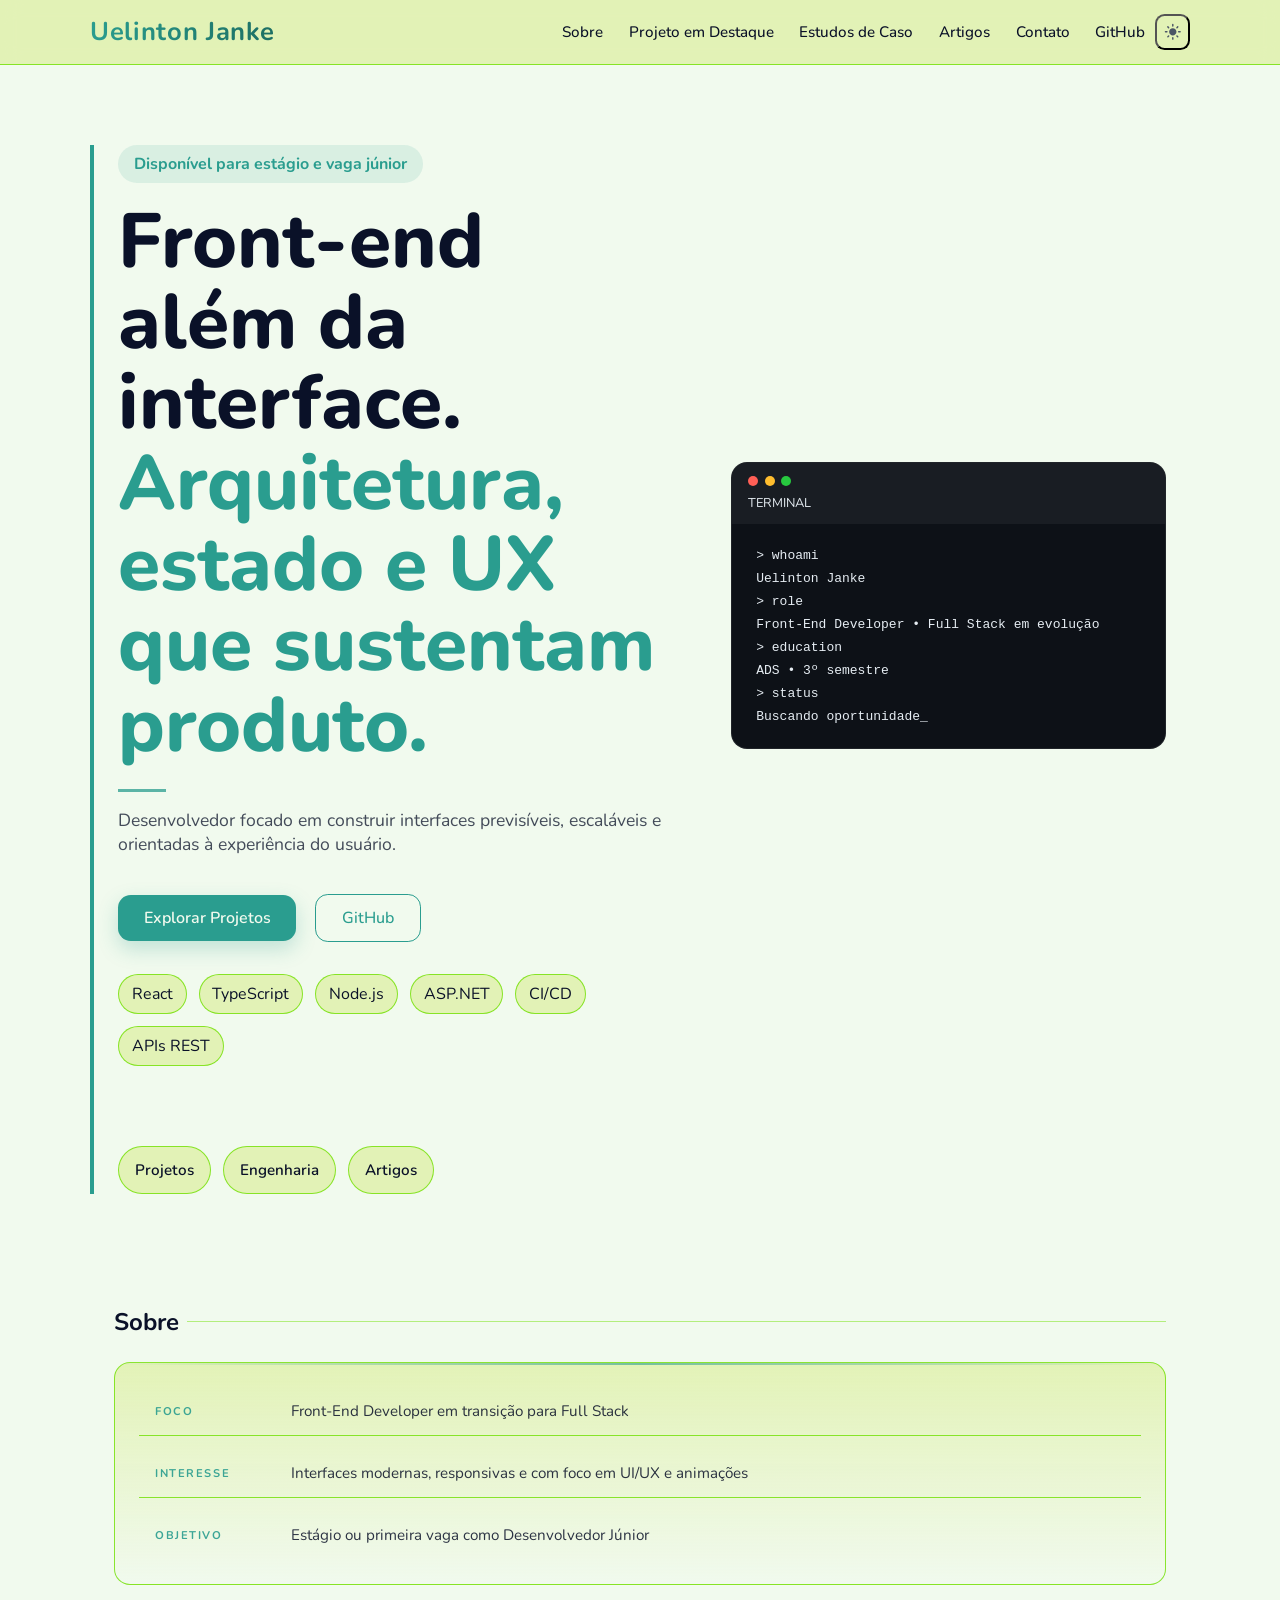
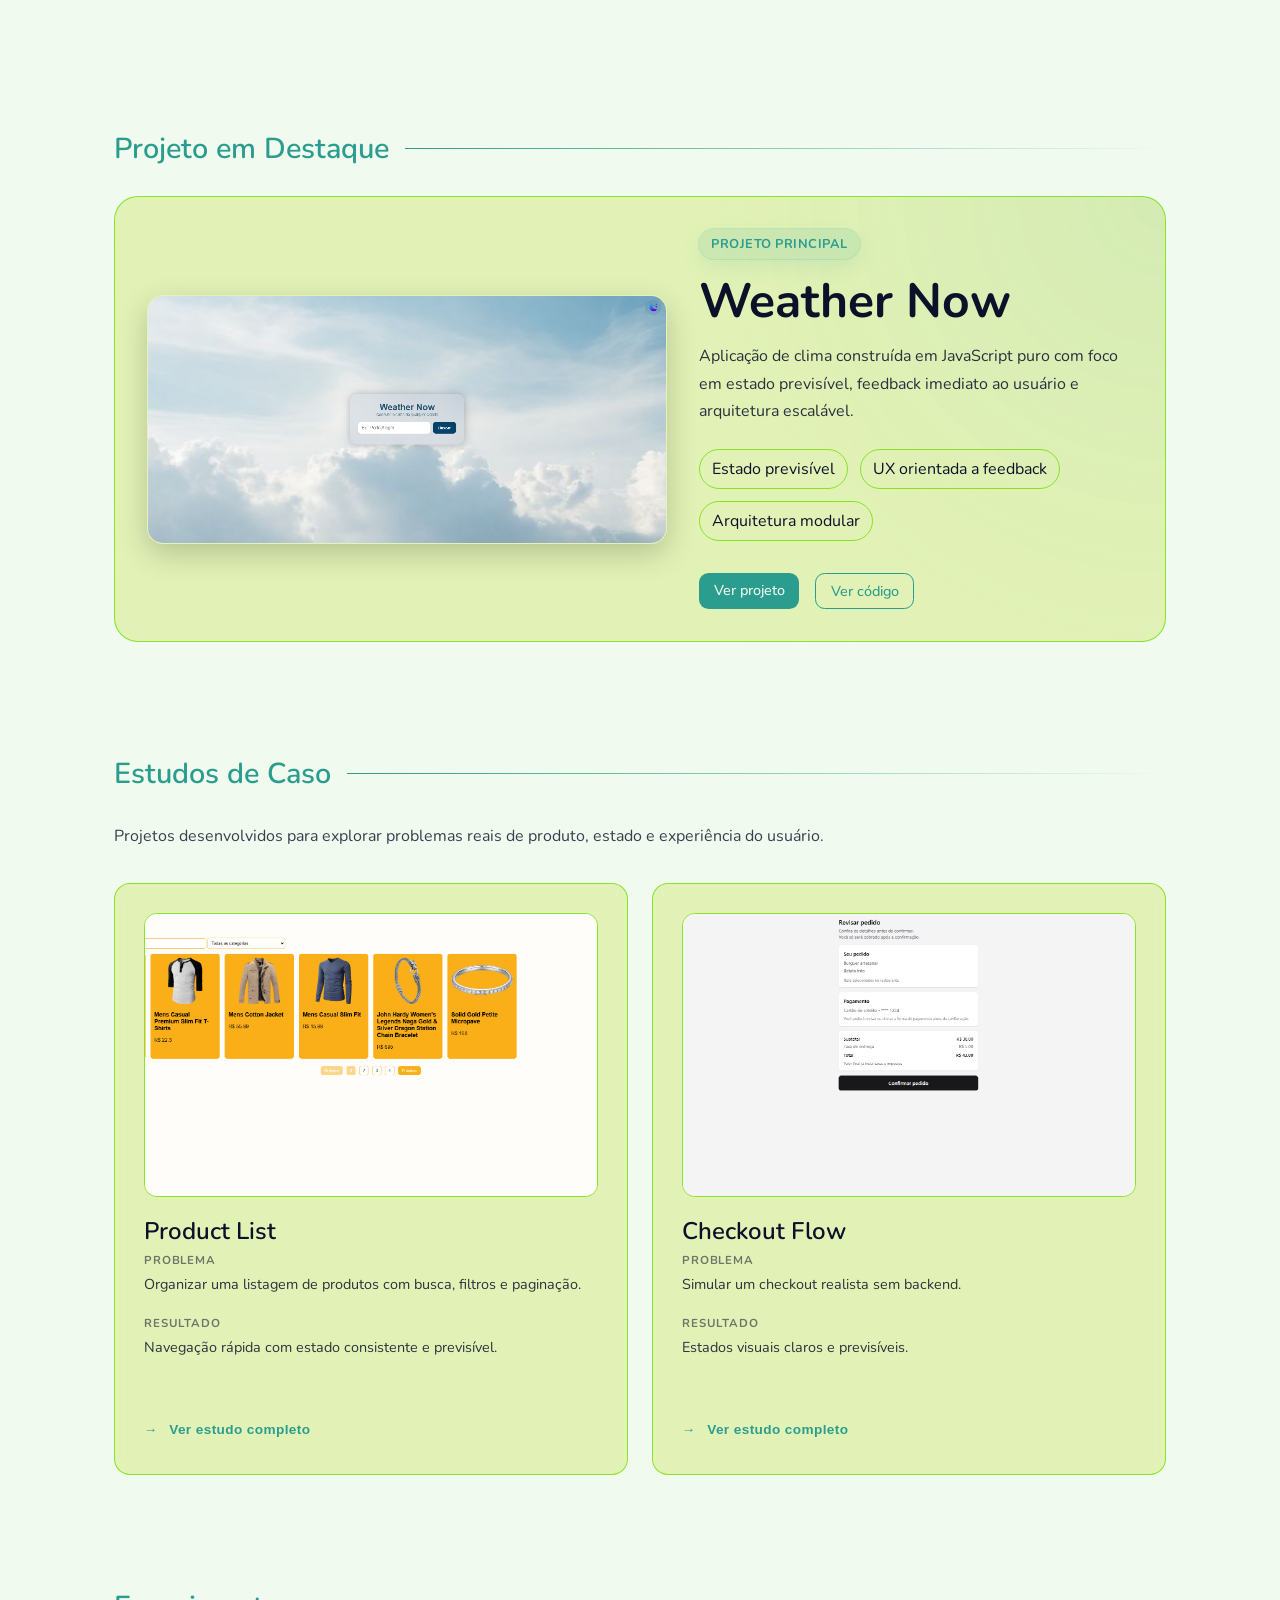
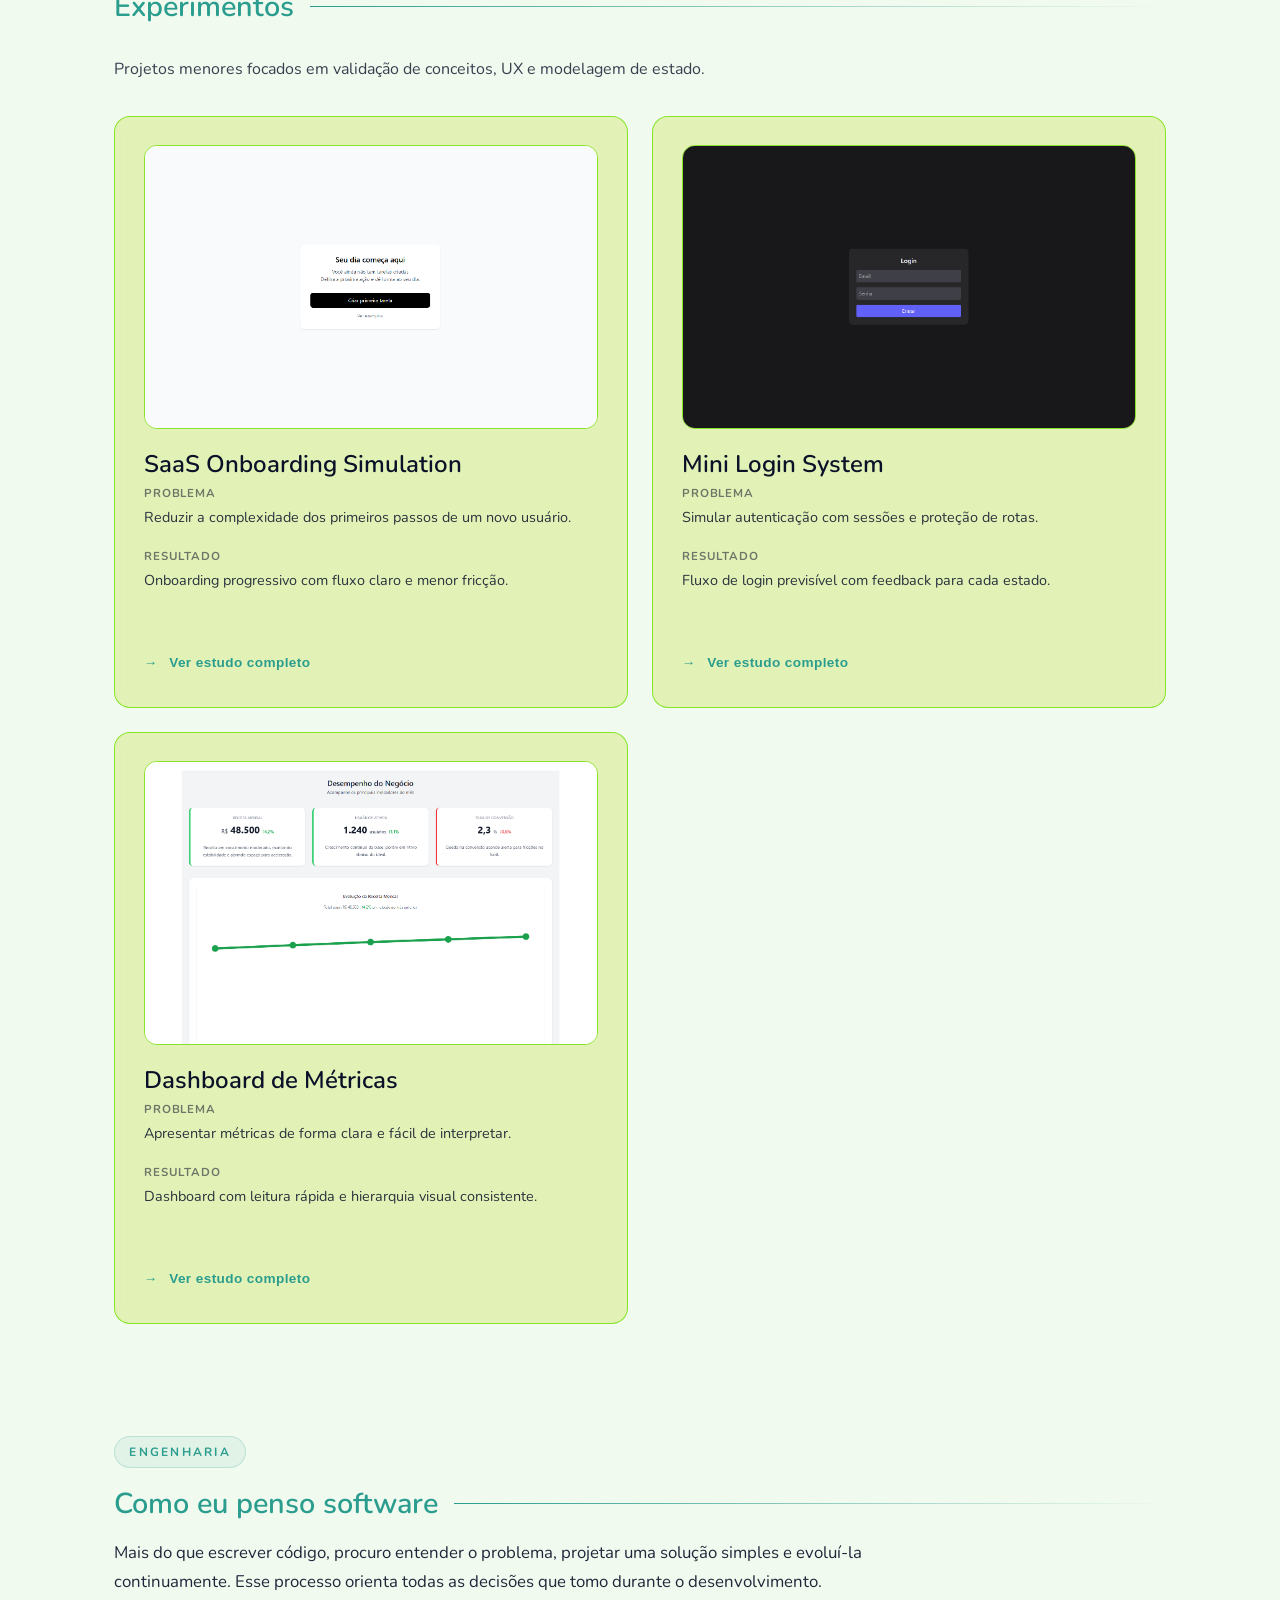
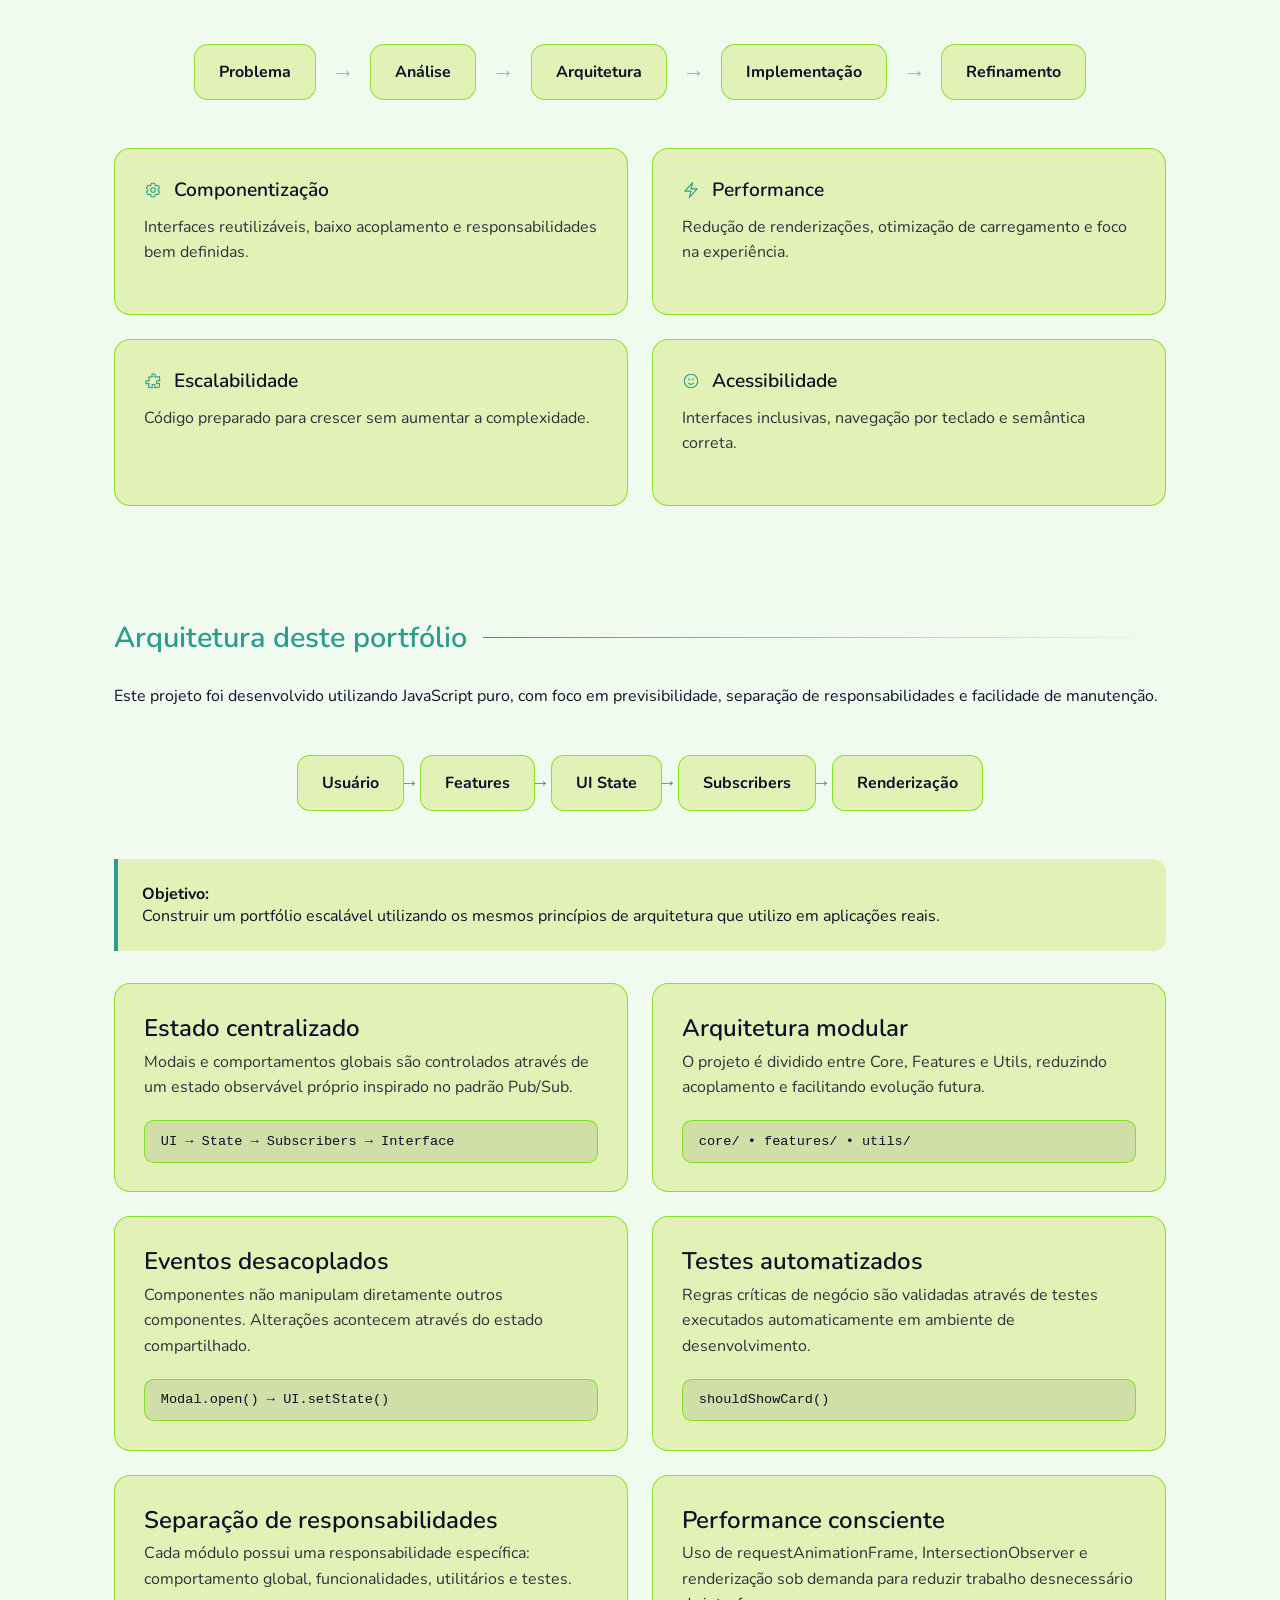
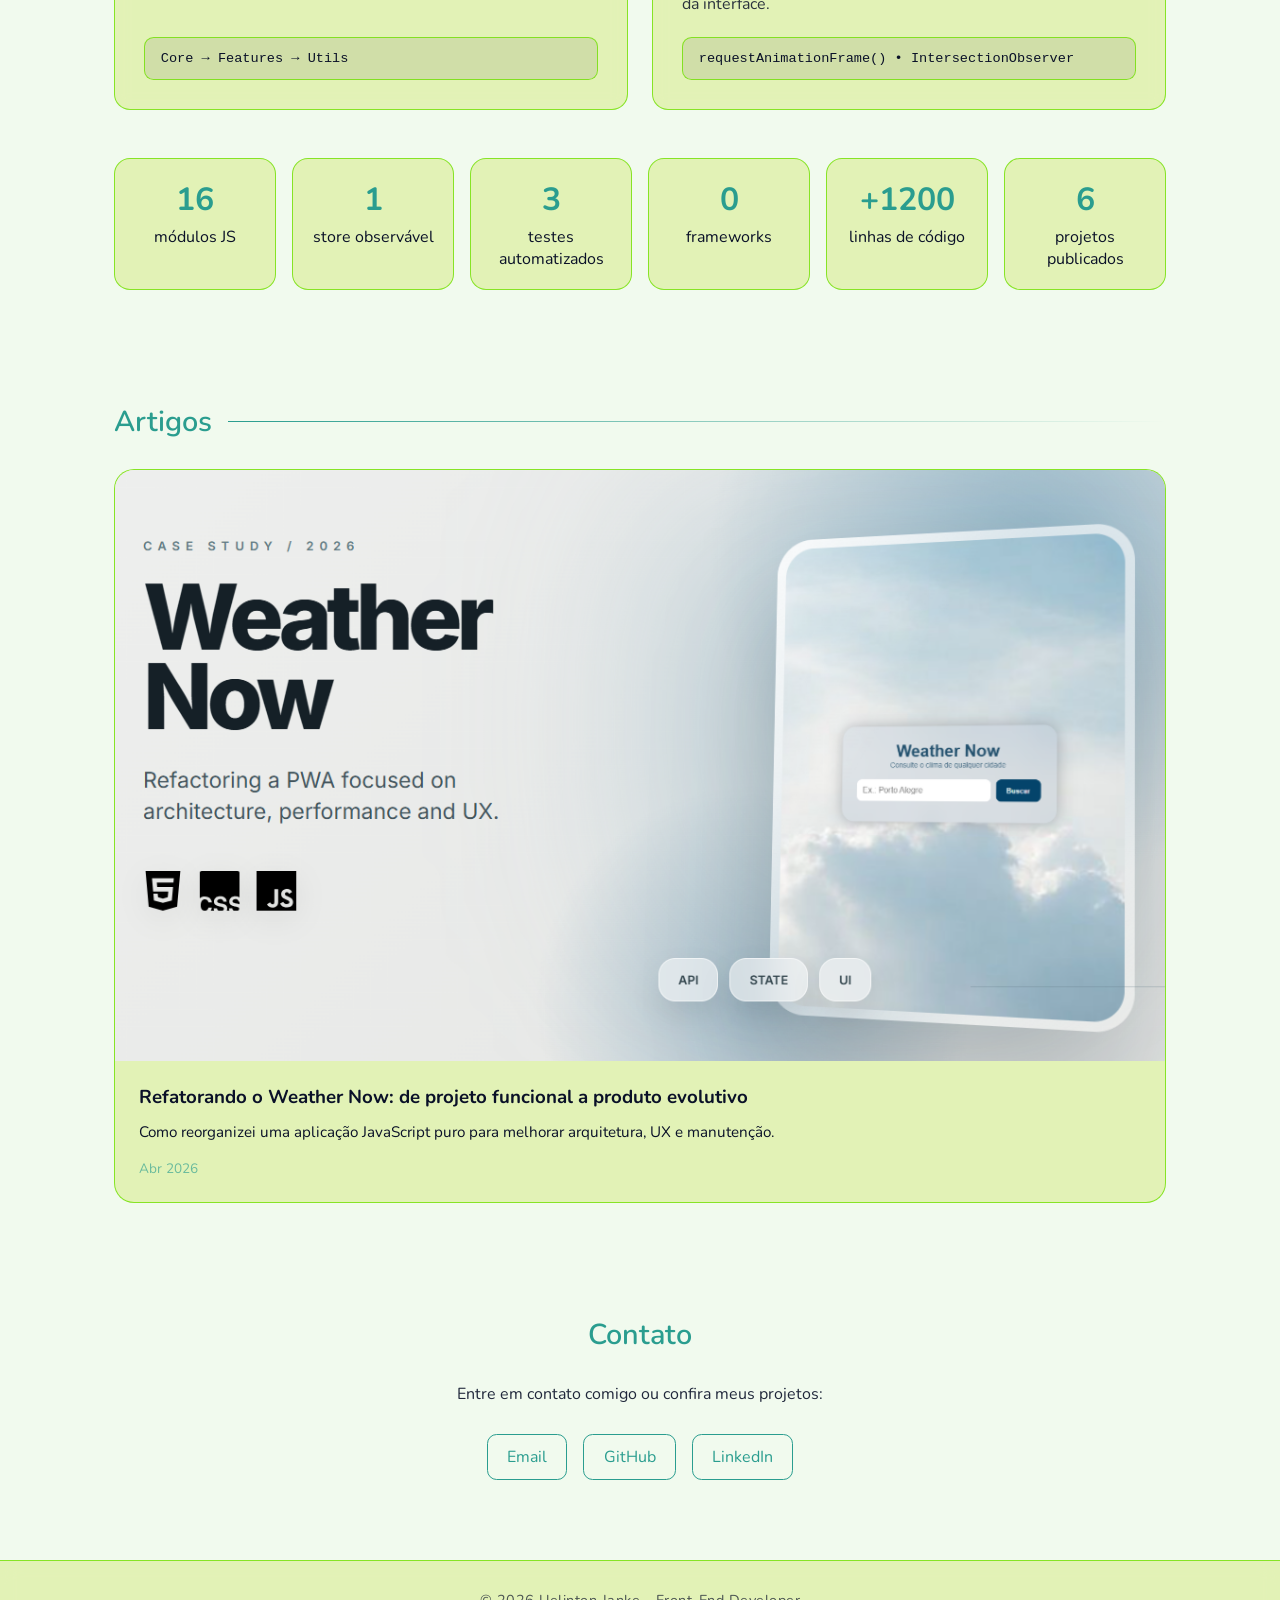
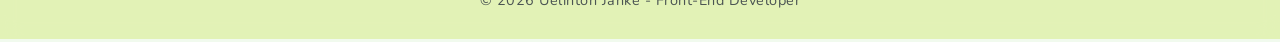
<file: index.html>
<!DOCTYPE html>
<html lang="pt-br">

<head>
    <meta charset="UTF-8">
    <meta name="viewport" content="width=device-width, initial-scale=1.0">
    <meta name="description"
        content="Portfólio de Uelinton Janke, desenvolvedor front-end focado em estrutura, previsibilidade, JavaScript puro e decisões técnicas conscientes.">
    <title>Uelinton Janke - Front-End Developer</title>
    <link rel="shortcut icon" href="/assets/img/favicon.png" type="image/x-icon">
    <link rel="stylesheet" href="assets/css/style.css">
    <link rel="preconnect" href="https://fonts.googleapis.com">
    <link rel="preconnect" href="https://fonts.gstatic.com" crossorigin>
    <link href="https://fonts.googleapis.com/css2?family=Nunito:ital,wght@0,200..1000;1,200..1000&display=swap"
        rel="stylesheet">
</head>

<body>
    <header>
        <div class="header-content">
            <a class="logo">Uelinton Janke</a>
            <div class="header-actions">
                <nav class="nav">
                    <button class="nav-toggle" aria-label="Abrir menu" aria-expanded="false">
                        <svg xmlns="http://www.w3.org/2000/svg" viewBox="0 0 50 50" aria-hidden="true">
                            <path
                                d="M 5 8 A 2.0002 2.0002 0 1 0 5 12 L 45 12 A 2.0002 2.0002 0 1 0 45 8 L 5 8 z M 5 23 A 2.0002 2.0002 0 1 0 5 27 L 45 27 A 2.0002 2.0002 0 1 0 45 23 L 5 23 z M 5 38 A 2.0002 2.0002 0 1 0 5 42 L 45 42 A 2.0002 2.0002 0 1 0 45 38 L 5 38 z">
                            </path>
                        </svg>
                    </button>

                    <ul class="nav-list">
                        <li><a href="#about" aria-label="Ir para seção sobre mim">Sobre</a></li>
                        <li><a href="#featured-project" aria-label="Ir para seção de deciões técnicas">Projeto em Destaque</a></li>
                        <li><a href="#case-studies" aria-label="Ir para seção de projetos">Estudos de Caso</a></li>
                        <li><a href="#articles" aria-label="Ir para seção de artigos">Artigos</a></li>
                        <li><a href="#contact" aria-label="Ir para seção de contatos">Contato</a></li>
                        <li class="nav-external"><a href="https://github.com/UelintonHJ" aria-label="Ir para meu GitHub"
                                target="_blank" rel="noopener noreferrer">
                                GitHub
                            </a>
                        </li>
                    </ul>
                </nav>

                <button class="theme-toggle" aria-label="Alternar tema" aria-pressed="false">
                    <svg xmlns="http://www.w3.org/2000/svg" xmlns:xlink="http://www.w3.org/1999/xlink"
                        aria-hidden="true" role="img" width="64" height="64" viewBox="0 0 24 24"
                        style="color: rgb(74, 85, 101);">
                        <path fill="currentColor"
                            d="M12.058 20q-3.334 0-5.667-2.333T4.058 12q0-3.039 1.98-5.27t4.904-2.634q.081 0 .159.006t.153.017q-.506.706-.801 1.57T10.158 7.5q0 2.667 1.866 4.533t4.534 1.867q.951 0 1.813-.295t1.548-.801q.012.075.017.153t.006.159q-.384 2.923-2.615 4.903T12.057 20">
                        </path>
                    </svg>
                </button>
            </div>
        </div>
    </header>

    <main class="hero">
        <div class="hero-content">
            <div class="hero-left">
                <span class="hero-badge">
                    Disponível para estágio e vaga júnior
                </span>

                <h1 class="headline">
                    Front-end além da interface.
                    <span>Arquitetura, estado e UX que sustentam produto.</span>
                </h1>

                <p class="subheadline">
                    Desenvolvedor focado em construir interfaces previsíveis, escaláveis e orientadas à experiência do
                    usuário.
                </p>

                <div class="hero-actions">
                    <a href="#case-studies" class="btn">
                        Explorar Projetos
                    </a>

                    <a href="https://github.com/UelintonHJ" class="btn-outline" target="_blank" rel="noopener noreferrer">
                        GitHub
                    </a>
                </div>

                <ul class="hero-tags">
                    <li>React</li>
                    <li>TypeScript</li>
                    <li>Node.js</li>
                    <li>ASP.NET</li>
                    <li>CI/CD</li>
                    <li>APIs REST</li>
                </ul>
            </div>

            <div class="hero-terminal">
                <div class="terminal-header">
                    <div class="terminal-actions">
                        <span></span>
                        <span></span>
                        <span></span>
                    </div>

                    terminal
                </div>

                <div class="terminal-content">
                    <p>> whoami</p>
                    <p>Uelinton Janke</p>

                    <p>> role</p>
                    <p>Front-End Developer • Full Stack em evolução</p>

                    <p>> education</p>
                    <p>ADS • 3º semestre</p>

                    <p>> status</p>
                    <p>Buscando oportunidade</p>
                </div>
            </div>

            <div class="hero-navigation">
                <a href="#case-studies">Projetos</a>
                <a href="#engineering">Engenharia</a>
                <a href="#articles">Artigos</a>
            </div>
        </div>
    </main>

    <section class="about container" id="about">
        <div class="about-content">
            <h2>Sobre</h2>

            <div class="who-i-am">
                <div class="info-block">
                    <span class="label">Foco</span>
                    <p>Front-End Developer em transição para Full Stack</p>
                </div>

                <div class="info-block">
                    <span class="label">Interesse</span>
                    <p>Interfaces modernas, responsivas e com foco em UI/UX e animações</p>
                </div>

                <div class="info-block">
                    <span class="label">Objetivo</span>
                    <p>Estágio ou primeira vaga como Desenvolvedor Júnior</p>
                </div>
            </div>
        </div>
    </section>

    <section class="featured-project container" id="featured-project">
        <h2 class="section-title">
            Projeto em Destaque
        </h2>

        <div class="featured-project-content">
            <img src="assets/img/weather-now-preview.png" alt="Preview da aplicação Weather Now">

            <div>
                <span class="featured-badge">
                    Projeto Principal
                </span>

                <h3>Weather Now</h3>

                <p>
                    Aplicação de clima construída em JavaScript puro com foco em estado previsível, feedback imediato ao
                    usuário e arquitetura escalável.
                </p>

                <ul class="featured-highlights">
                    <li>Estado previsível</li>
                    <li>UX orientada a feedback</li>
                    <li>Arquitetura modular</li>
                </ul>

                <div class="featured-actions">
                    <a href="https://weather-now-jade-seven.vercel.app/" class="btn" target="_blank"
                        rel="noopener noreferrer">
                        Ver projeto
                    </a>

                    <a href="https://github.com/UelintonHJ/weather-now" class="btn-outline" target="_blank"
                        rel="noopener noreferrer">
                        Ver código
                    </a>
                </div>
            </div>
        </div>
    </section>

    <section class="case-studies container" id="case-studies">
        <h2 class="section-title">
            Estudos de Caso
        </h2>

        <p>
            Projetos desenvolvidos para explorar problemas reais de produto, estado e experiência do usuário.
        </p>
        <div class="cards">
            <article class="card">
                <img src="assets/img/product-list-preview.png" alt="Screenshot do projeto Product List"
                    class="project-preview">

                <div class="project-content">
                    <h3>Product List</h3>

                    <section class="project-section">
                        <span>Problema</span>

                        <p>
                            Organizar uma listagem de produtos com busca, filtros e paginação.
                        </p>
                    </section>

                    <section class="project-section">
                        <span>Resultado</span>

                        <p>
                            Navegação rápida com estado consistente e previsível.
                        </p>
                    </section>
                </div>

                <ul class="tags">
                    <li class="tag">HTML</li>
                    <li class="tag">CSS</li>
                    <li class="tag">JS</li>
                    <li class="tag">API</li>
                    <li class="tag">UX</li>
                    <li class="tag">UI</li>
                </ul>

                <button class="btn-details" data-project="product-list">
                    Ver estudo completo
                </button>
            </article>

            <article class="card">
                <img src="assets/img/checkout-flow-preview.png" alt="Screenshot do projeto Checkout Flow"
                    class="project-preview">

                <div class="project-content">
                    <h3>Checkout Flow</h3>

                    <section class="project-section">
                        <span>Problema</span>

                        <p>
                            Simular um checkout realista sem backend.
                        </p>
                    </section>

                    <section class="project-section">
                        <span>Resultado</span>

                        <p>
                            Estados visuais claros e previsíveis.
                        </p>
                    </section>
                </div>

                <ul class="tags">
                    <li class="tag">React</li>
                    <li class="tag">TailwindCSS</li>
                    <li class="tag">TypeScript</li>
                    <li class="tag">UX</li>
                    <li class="tag">UI</li>
                </ul>

                <button class="btn-details" data-project="checkout-flow">
                    Ver estudo completo
                </button>
            </article>
        </div>
    </section>

    <section class="experiments container" id="experiments">
        <h2 class="section-title">
            Experimentos
        </h2>

        <p>
            Projetos menores focados em validação de conceitos, UX e modelagem de estado.
        </p>

        <div class="cards">
            <article class="card">
                <img src="assets/img/saas-onboarding-simulation-preview.png"
                    alt="Screenshot do projeto SaaS Onboarding Simulation" class="project-preview">

                <div class="project-content">
                    <h3>SaaS Onboarding Simulation</h3>

                    <section class="project-section">
                        <span>Problema</span>

                        <p>
                            Reduzir a complexidade dos primeiros passos de um novo usuário.
                        </p>
                    </section>

                    <section class="project-section">
                        <span>Resultado</span>

                        <p>
                            Onboarding progressivo com fluxo claro e menor fricção.
                        </p>
                    </section>
                </div>

                <ul class="tags">
                    <li class="tag">React</li>
                    <li class="tag">TailwindCSS</li>
                    <li class="tag">TypeScript</li>
                    <li class="tag">UX</li>
                    <li class="tag">UI</li>
                </ul>

                <button class="btn-details" data-project="saas-onboarding-simulation">
                    Ver estudo completo
                </button>
            </article>

            <article class="card">
                <img src="assets/img/mini-login-system-preview.png" alt="Screenshot do projeto Mini Login System"
                    class="project-preview">

                <div class="project-content">
                    <h3>Mini Login System</h3>

                    <section class="project-section">
                        <span>Problema</span>

                        <p>
                            Simular autenticação com sessões e proteção de rotas.
                        </p>
                    </section>

                    <section class="project-section">
                        <span>Resultado</span>

                        <p>
                            Fluxo de login previsível com feedback para cada estado.
                        </p>
                    </section>
                </div>

                <ul class="tags">
                    <li class="tag">React</li>
                    <li class="tag">TailwindCSS</li>
                    <li class="tag">TypeScript</li>
                    <li class="tag">UX</li>
                    <li class="tag">UI</li>
                </ul>

                <button class="btn-details" data-project="mini-login-system">
                    Ver estudo completo
                </button>
            </article>

            <article class="card">
                <img src="assets/img/dashboard-metricas-preview.png" alt="Screenshot do projeto Dashboard de Métricas"
                    class="project-preview">

                <div class="project-content">
                    <h3>Dashboard de Métricas</h3>

                    <section class="project-section">
                        <span>Problema</span>

                        <p>
                            Apresentar métricas de forma clara e fácil de interpretar.
                        </p>
                    </section>

                    <section class="project-section">
                        <span>Resultado</span>

                        <p>
                            Dashboard com leitura rápida e hierarquia visual consistente.
                        </p>
                    </section>
                </div>

                <ul class="tags">
                    <li class="tag">React</li>
                    <li class="tag">TailwindCSS</li>
                    <li class="tag">TypeScript</li>
                    <li class="tag">UX</li>
                    <li class="tag">UI</li>
                </ul>

                <button class="btn-details" data-project="metrics-dashboard">
                    Ver estudo completo
                </button>
            </article>
        </div>
    </section>

    <section class="engineering container" id="engineering">

        <div class="section-header">
            <span class="section-eyebrow">
                Engenharia
            </span>

            <h2 class="section-title">
                Como eu penso software
            </h2>

            <p class="engineering-intro">
                Mais do que escrever código, procuro entender o problema, projetar uma solução simples e evoluí-la
                continuamente.
                Esse processo orienta todas as decisões que tomo durante o desenvolvimento.
            </p>
        </div>

        <div class="engineering-flow">
            <div class="flow-step">
                <span>Problema</span>
            </div>

            <div class="flow-arrow">→</div>

            <div class="flow-step">
                <span>Análise</span>
            </div>

            <div class="flow-arrow">→</div>

            <div class="flow-step">
                <span>Arquitetura</span>
            </div>

            <div class="flow-arrow">→</div>

            <div class="flow-step">
                <span>Implementação</span>
            </div>

            <div class="flow-arrow">→</div>

            <div class="flow-step">
                <span>Refinamento</span>
            </div>
        </div>

        <div class="cards engineering-cards">
            <article class="card engineering-card" data-engineering="componentization">
                <h3>
                    <svg xmlns="http://www.w3.org/2000/svg" fill="none" viewBox="0 0 24 24" stroke-width="1.5"
                        stroke="currentColor" class="size-6">
                        <path stroke-linecap="round" stroke-linejoin="round"
                            d="M9.594 3.94c.09-.542.56-.94 1.11-.94h2.593c.55 0 1.02.398 1.11.94l.213 1.281c.063.374.313.686.645.87.074.04.147.083.22.127.325.196.72.257 1.075.124l1.217-.456a1.125 1.125 0 0 1 1.37.49l1.296 2.247a1.125 1.125 0 0 1-.26 1.431l-1.003.827c-.293.241-.438.613-.43.992a7.723 7.723 0 0 1 0 .255c-.008.378.137.75.43.991l1.004.827c.424.35.534.955.26 1.43l-1.298 2.247a1.125 1.125 0 0 1-1.369.491l-1.217-.456c-.355-.133-.75-.072-1.076.124a6.47 6.47 0 0 1-.22.128c-.331.183-.581.495-.644.869l-.213 1.281c-.09.543-.56.94-1.11.94h-2.594c-.55 0-1.019-.398-1.11-.94l-.213-1.281c-.062-.374-.312-.686-.644-.87a6.52 6.52 0 0 1-.22-.127c-.325-.196-.72-.257-1.076-.124l-1.217.456a1.125 1.125 0 0 1-1.369-.49l-1.297-2.247a1.125 1.125 0 0 1 .26-1.431l1.004-.827c.292-.24.437-.613.43-.991a6.932 6.932 0 0 1 0-.255c.007-.38-.138-.751-.43-.992l-1.004-.827a1.125 1.125 0 0 1-.26-1.43l1.297-2.247a1.125 1.125 0 0 1 1.37-.491l1.216.456c.356.133.751.072 1.076-.124.072-.044.146-.086.22-.128.332-.183.582-.495.644-.869l.214-1.28Z" />
                        <path stroke-linecap="round" stroke-linejoin="round" d="M15 12a3 3 0 1 1-6 0 3 3 0 0 1 6 0Z" />
                    </svg>
                    Componentização
                </h3>

                <p>
                    Interfaces reutilizáveis, baixo acoplamento e responsabilidades bem definidas.
                </p>
            </article>

            <article class="card engineering-card" data-engineering="performance">
                <h3>
                    <svg xmlns="http://www.w3.org/2000/svg" fill="none" viewBox="0 0 24 24" stroke-width="1.5"
                        stroke="currentColor" class="size-6">
                        <path stroke-linecap="round" stroke-linejoin="round"
                            d="m3.75 13.5 10.5-11.25L12 10.5h8.25L9.75 21.75 12 13.5H3.75Z" />
                    </svg>
                    Performance
                </h3>

                <p>
                    Redução de renderizações, otimização de carregamento e foco na experiência.
                </p>
            </article>

            <article class="card engineering-card" data-engineering="scalability">
                <h3>
                    <svg xmlns="http://www.w3.org/2000/svg" fill="none" viewBox="0 0 24 24" stroke-width="1.5"
                        stroke="currentColor" class="size-6">
                        <path stroke-linecap="round" stroke-linejoin="round"
                            d="M14.25 6.087c0-.355.186-.676.401-.959.221-.29.349-.634.349-1.003 0-1.036-1.007-1.875-2.25-1.875s-2.25.84-2.25 1.875c0 .369.128.713.349 1.003.215.283.401.604.401.959v0a.64.64 0 0 1-.657.643 48.39 48.39 0 0 1-4.163-.3c.186 1.613.293 3.25.315 4.907a.656.656 0 0 1-.658.663v0c-.355 0-.676-.186-.959-.401a1.647 1.647 0 0 0-1.003-.349c-1.036 0-1.875 1.007-1.875 2.25s.84 2.25 1.875 2.25c.369 0 .713-.128 1.003-.349.283-.215.604-.401.959-.401v0c.31 0 .555.26.532.57a48.039 48.039 0 0 1-.642 5.056c1.518.19 3.058.309 4.616.354a.64.64 0 0 0 .657-.643v0c0-.355-.186-.676-.401-.959a1.647 1.647 0 0 1-.349-1.003c0-1.035 1.008-1.875 2.25-1.875 1.243 0 2.25.84 2.25 1.875 0 .369-.128.713-.349 1.003-.215.283-.4.604-.4.959v0c0 .333.277.599.61.58a48.1 48.1 0 0 0 5.427-.63 48.05 48.05 0 0 0 .582-4.717.532.532 0 0 0-.533-.57v0c-.355 0-.676.186-.959.401-.29.221-.634.349-1.003.349-1.035 0-1.875-1.007-1.875-2.25s.84-2.25 1.875-2.25c.37 0 .713.128 1.003.349.283.215.604.401.96.401v0a.656.656 0 0 0 .658-.663 48.422 48.422 0 0 0-.37-5.36c-1.886.342-3.81.574-5.766.689a.578.578 0 0 1-.61-.58v0Z" />
                    </svg>
                    Escalabilidade
                </h3>

                <p>
                    Código preparado para crescer sem aumentar a complexidade.
                </p>
            </article>

            <article class="card engineering-card" data-engineering="accessibility">
                <h3>
                    <svg xmlns="http://www.w3.org/2000/svg" fill="none" viewBox="0 0 24 24" stroke-width="1.5"
                        stroke="currentColor" class="size-6">
                        <path stroke-linecap="round" stroke-linejoin="round"
                            d="M15.182 15.182a4.5 4.5 0 0 1-6.364 0M21 12a9 9 0 1 1-18 0 9 9 0 0 1 18 0ZM9.75 9.75c0 .414-.168.75-.375.75S9 10.164 9 9.75 9.168 9 9.375 9s.375.336.375.75Zm-.375 0h.008v.015h-.008V9.75Zm5.625 0c0 .414-.168.75-.375.75s-.375-.336-.375-.75.168-.75.375-.75.375.336.375.75Zm-.375 0h.008v.015h-.008V9.75Z" />
                    </svg>
                    Acessibilidade
                </h3>

                <p>
                    Interfaces inclusivas, navegação por teclado e semântica correta.
                </p>
            </article>
        </div>
    </section>

    <section class="architecture container" id="architecture">
        <h2 class="section-title">
            Arquitetura deste portfólio
        </h2>

        <p>
            Este projeto foi desenvolvido utilizando JavaScript puro, com foco em previsibilidade, separação de
            responsabilidades e facilidade de manutenção.
        </p>

        <div class="architecture-flow">
            <div>Usuário</div>
            <div>Features</div>
            <div>UI State</div>
            <div>Subscribers</div>
            <div>Renderização</div>
        </div>

        <div class="architecture-highlight">
            <strong>Objetivo:</strong>
            <p>
                Construir um portfólio escalável utilizando os mesmos princípios de arquitetura que utilizo em
                aplicações reais.
            </p>
        </div>

        <div class="cards">
            <article class="card">
                <h3>Estado centralizado</h3>

                <p>
                    Modais e comportamentos globais são controlados através de um estado observável próprio inspirado no
                    padrão Pub/Sub.
                </p>

                <code>
                    UI → State → Subscribers → Interface
                </code>
            </article>

            <article class="card">
                <h3>Arquitetura modular</h3>

                <p>
                    O projeto é dividido entre Core, Features e Utils, reduzindo acoplamento e facilitando evolução
                    futura.
                </p>

                <code>
                    core/ • features/ • utils/
                </code>
            </article>

            <article class="card">
                <h3>Eventos desacoplados</h3>

                <p>
                    Componentes não manipulam diretamente outros componentes. Alterações acontecem através do estado
                    compartilhado.
                </p>

                <code>
                    Modal.open() → UI.setState()
                </code>
            </article>

            <article class="card">
                <h3>Testes automatizados</h3>

                <p>
                    Regras críticas de negócio são validadas através de testes executados automaticamente em ambiente de
                    desenvolvimento.
                </p>

                <code>
                    shouldShowCard()
                </code>
            </article>

            <article class="card">
                <h3>Separação de responsabilidades</h3>

                <p>
                    Cada módulo possui uma responsabilidade específica: comportamento global, funcionalidades,
                    utilitários e testes.
                </p>

                <code>
                    Core → Features → Utils
                </code>
            </article>

            <article class="card">
                <h3>Performance consciente</h3>

                <p>
                    Uso de requestAnimationFrame, IntersectionObserver e renderização sob demanda para reduzir trabalho
                    desnecessário da interface.
                </p>

                <code>
                    requestAnimationFrame() • IntersectionObserver
                </code>
            </article>
        </div>

        <div class="architecture-metrics">
            <div>
                <strong>16</strong>
                <span>módulos JS</span>
            </div>

            <div>
                <strong>1</strong>
                <span>store observável</span>
            </div>

            <div>
                <strong>3</strong>
                <span>testes automatizados</span>
            </div>

            <div>
                <strong>0</strong>
                <span>frameworks</span>
            </div>

            <div>
                <strong>+1200 </strong>
                <span>linhas de código</span>
            </div>

            <div>
                <strong>6</strong>
                <span>projetos publicados</span>
            </div>
        </div>
    </section>

    <section class="articles container" id="articles">
        <h2 class="section-title">Artigos</h2>
        <div class="articles-container"></div>
    </section>

    <section class="contact container" id="contact">
        <div class="contact-content">
            <h2>
                Contato
            </h2>
            <p>
                Entre em contato comigo ou confira meus projetos:
            </p>
            <div class="links">
                <a href="mailto:uelinton.h@gmail.com" class="contact-link"
                    aria-label="Entre em contato comigo pelo e-mail">
                    Email
                </a>

                <a href="https://github.com/UelintonHJ" class="contact-link" target="_blank" aria-label="Veja meus projetos no GitHub">
                    GitHub
                </a>

                <a href="https://www.linkedin.com/in/uelinton-janke" target="_blank" class="contact-link"
                    aria-label="Veja minha página no LinkedIn">
                    LinkedIn
                </a>
            </div>
        </div>
    </section>

    <footer class="footer">
        <p>
            © 2026 Uelinton Janke - Front-End Developer
        </p>
    </footer>

    <div class="modal modal-project" aria-hidden="true">
        <div class="modal-content" tabindex="-1">
            <button class="modal-close" aria-label="Fechar modal">&times;</button>

            <h3 class="modal-title"></h3>

            <section>
                <h4>Problema</h4>
                <p class="modal-problem"></p>
            </section>

            <section>
                <h4>Decisões</h4>
                <p class="modal-decisions"></p>
            </section>

            <section>
                <h4>Impacto</h4>
                <p class="modal-impact"></p>
            </section>

            <section>
                <h4>Aprendizados</h4>
                <p class="modal-learnings"></p>
            </section>

            <section>
                <h4>O que eu faria diferente hoje</h4>
                <p class="modal-mistakes"></p>
            </section>

            <section>
                <h4>Roadmap</h4>
                <ul class="modal-roadmap"></ul>
            </section>

            <div class="modal-links">
                <a class="modal-demo btn" target="_blank" rel="noopener noreferrer">Ver projeto</a>
                <a class="modal-repo btn-outline" target="_blank" rel="noopener noreferrer">Código</a>
            </div>
        </div>
    </div>

    <div class="modal modal-article" aria-hidden="true">
        <div class="modal-content" tabindex="-1">
            <button class="modal-close" aria-label="Fechar modal">&times;</button>

            <h3 class="modal-article-title"></h3>

            <article class="modal-article-content"></article>
        </div>
    </div>

    <div class="modal modal-engineering" aria-hidden="true">
        <div class="modal-content" tabindex="-1">
            <button class="modal-close">
                &times;
            </button>

            <h3 class="modal-engineering-title"></h3>

            <article class="modal-engineering-content"></article>
        </div>
    </div>

    <script type="module" src="js/main.js"></script>
</body>

</html>
</file>
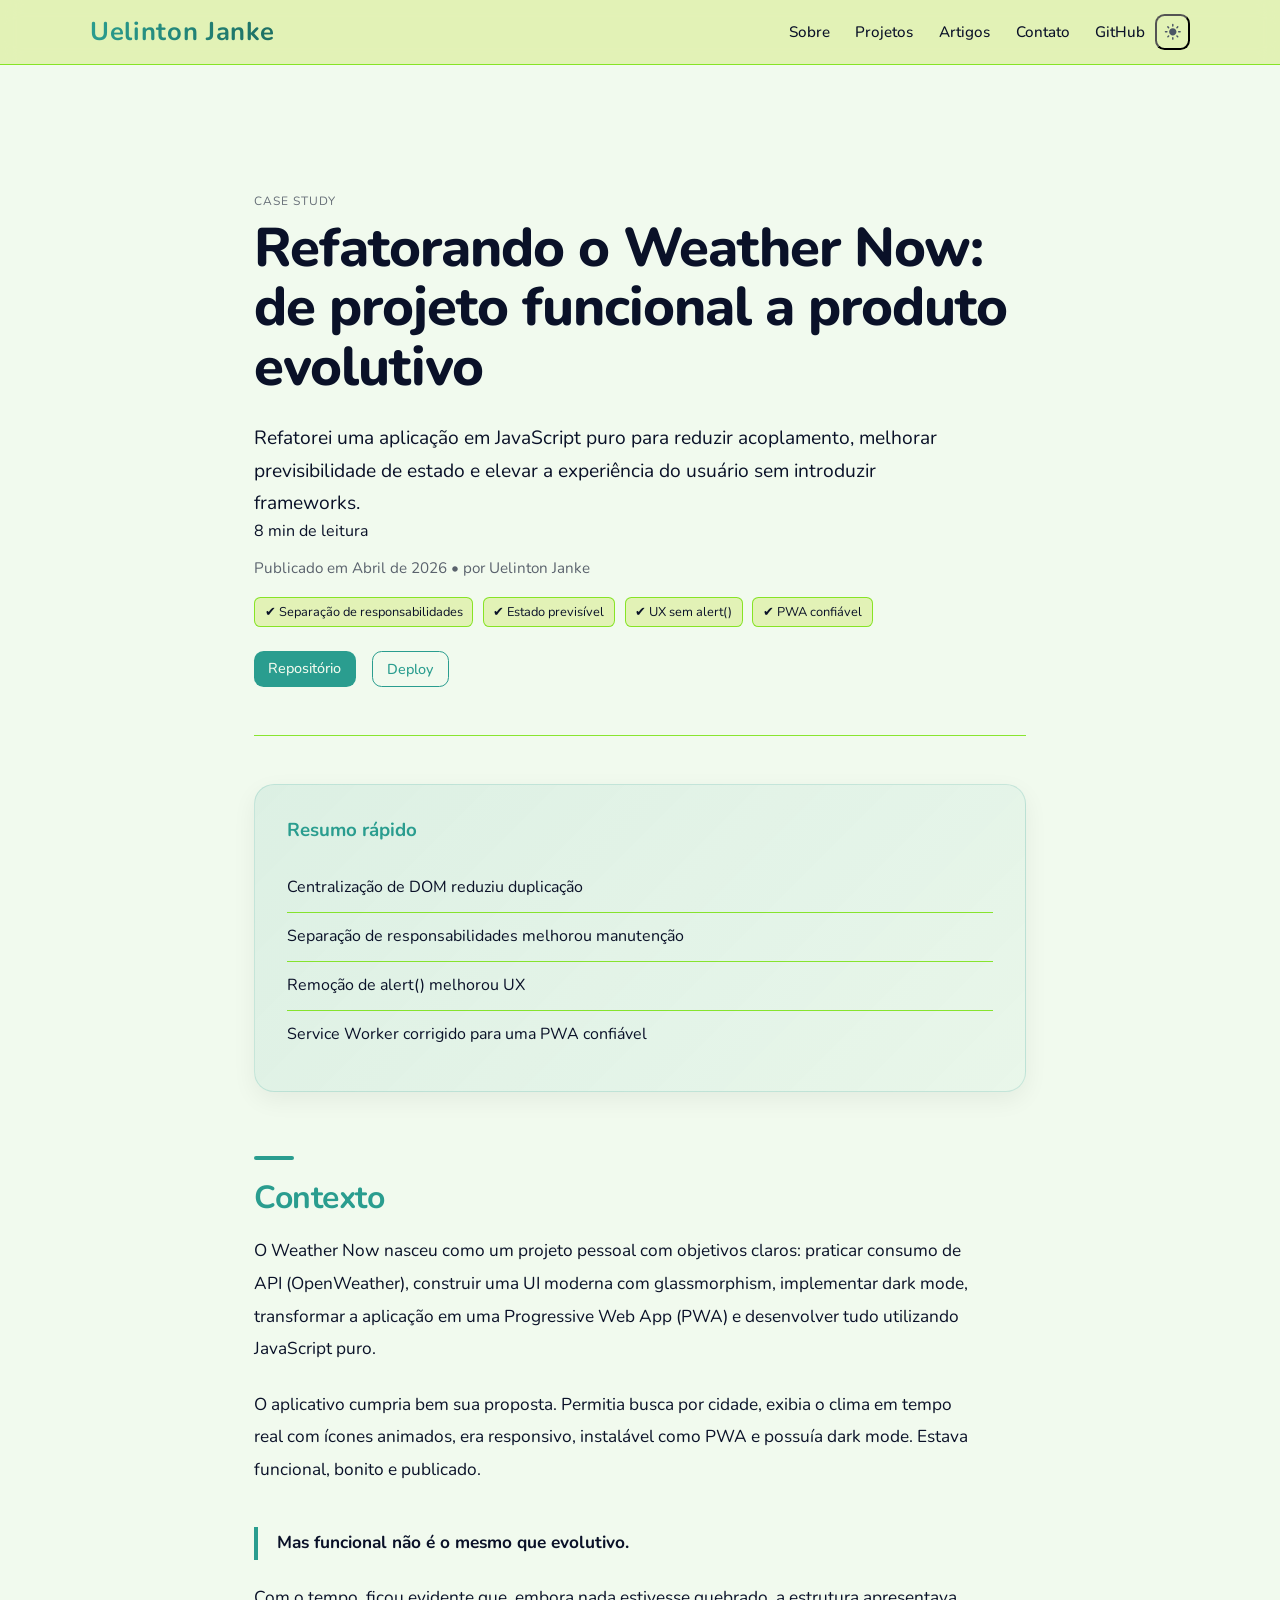
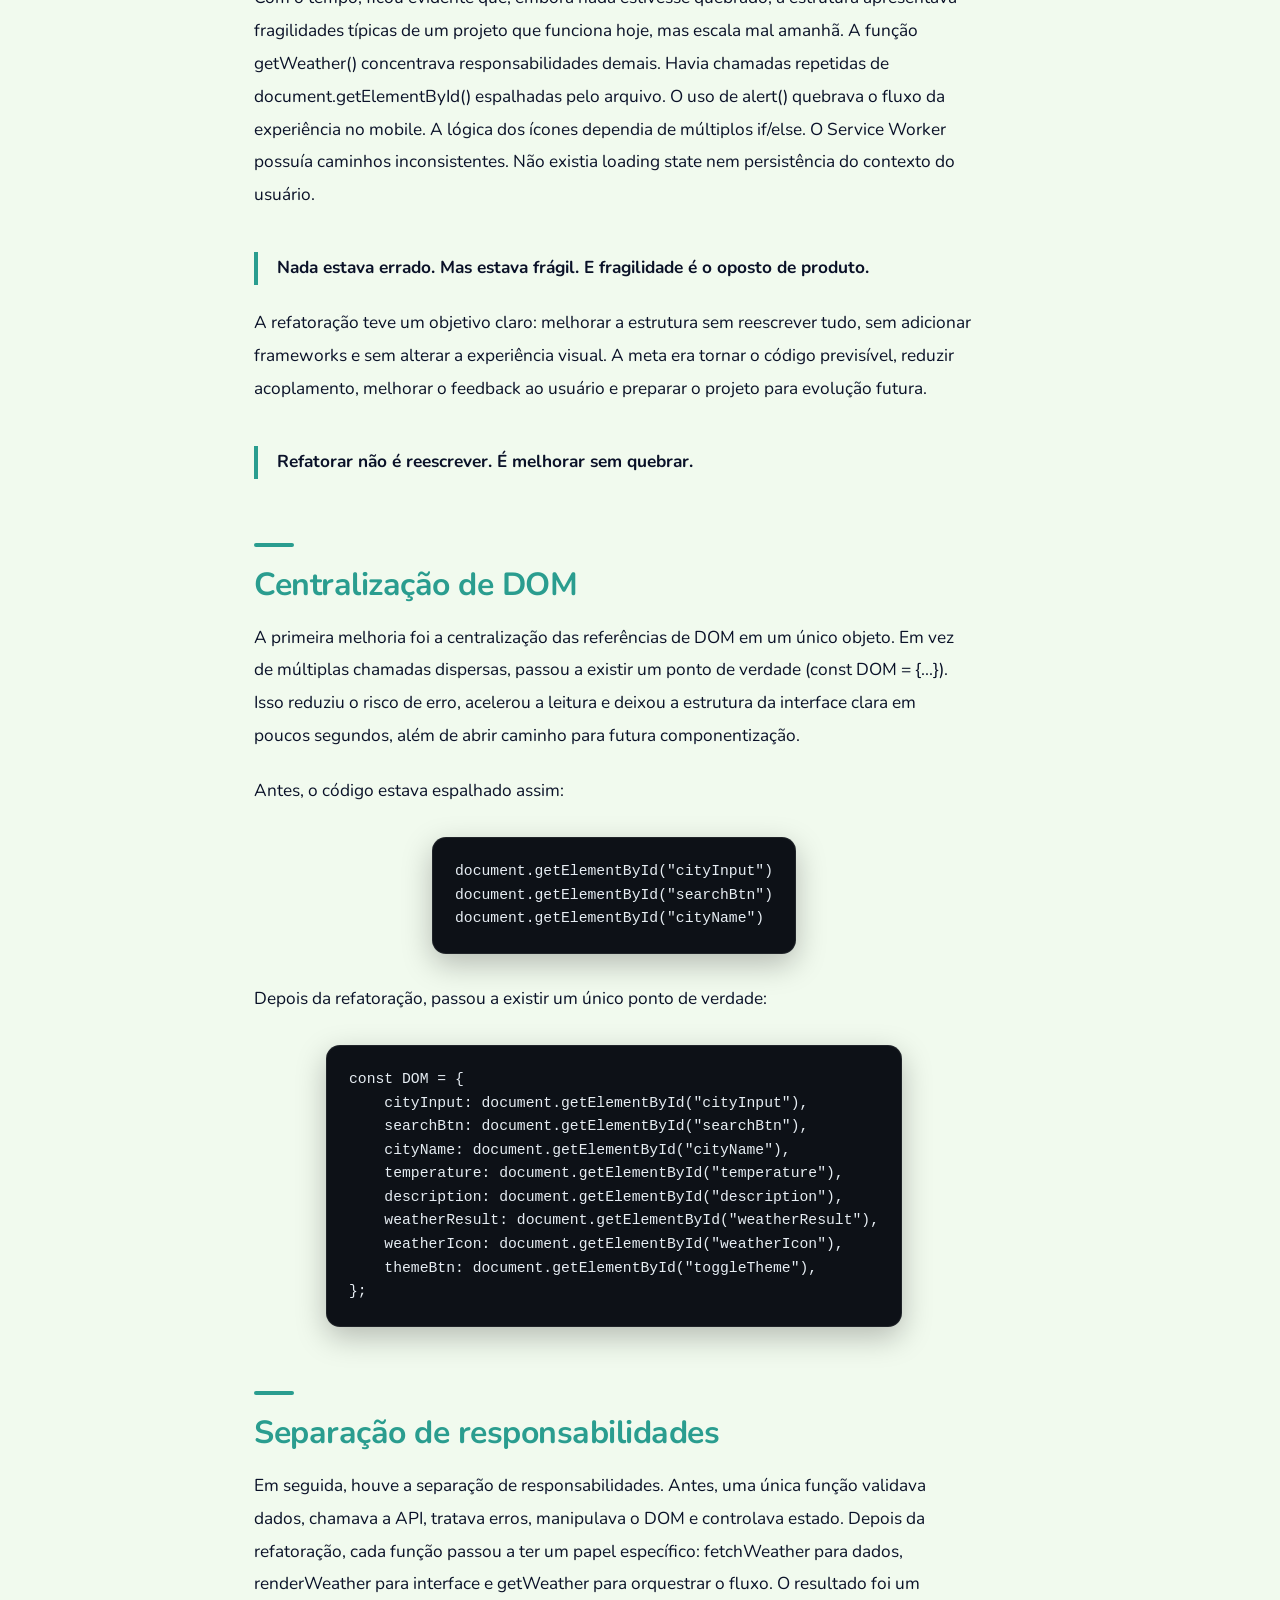
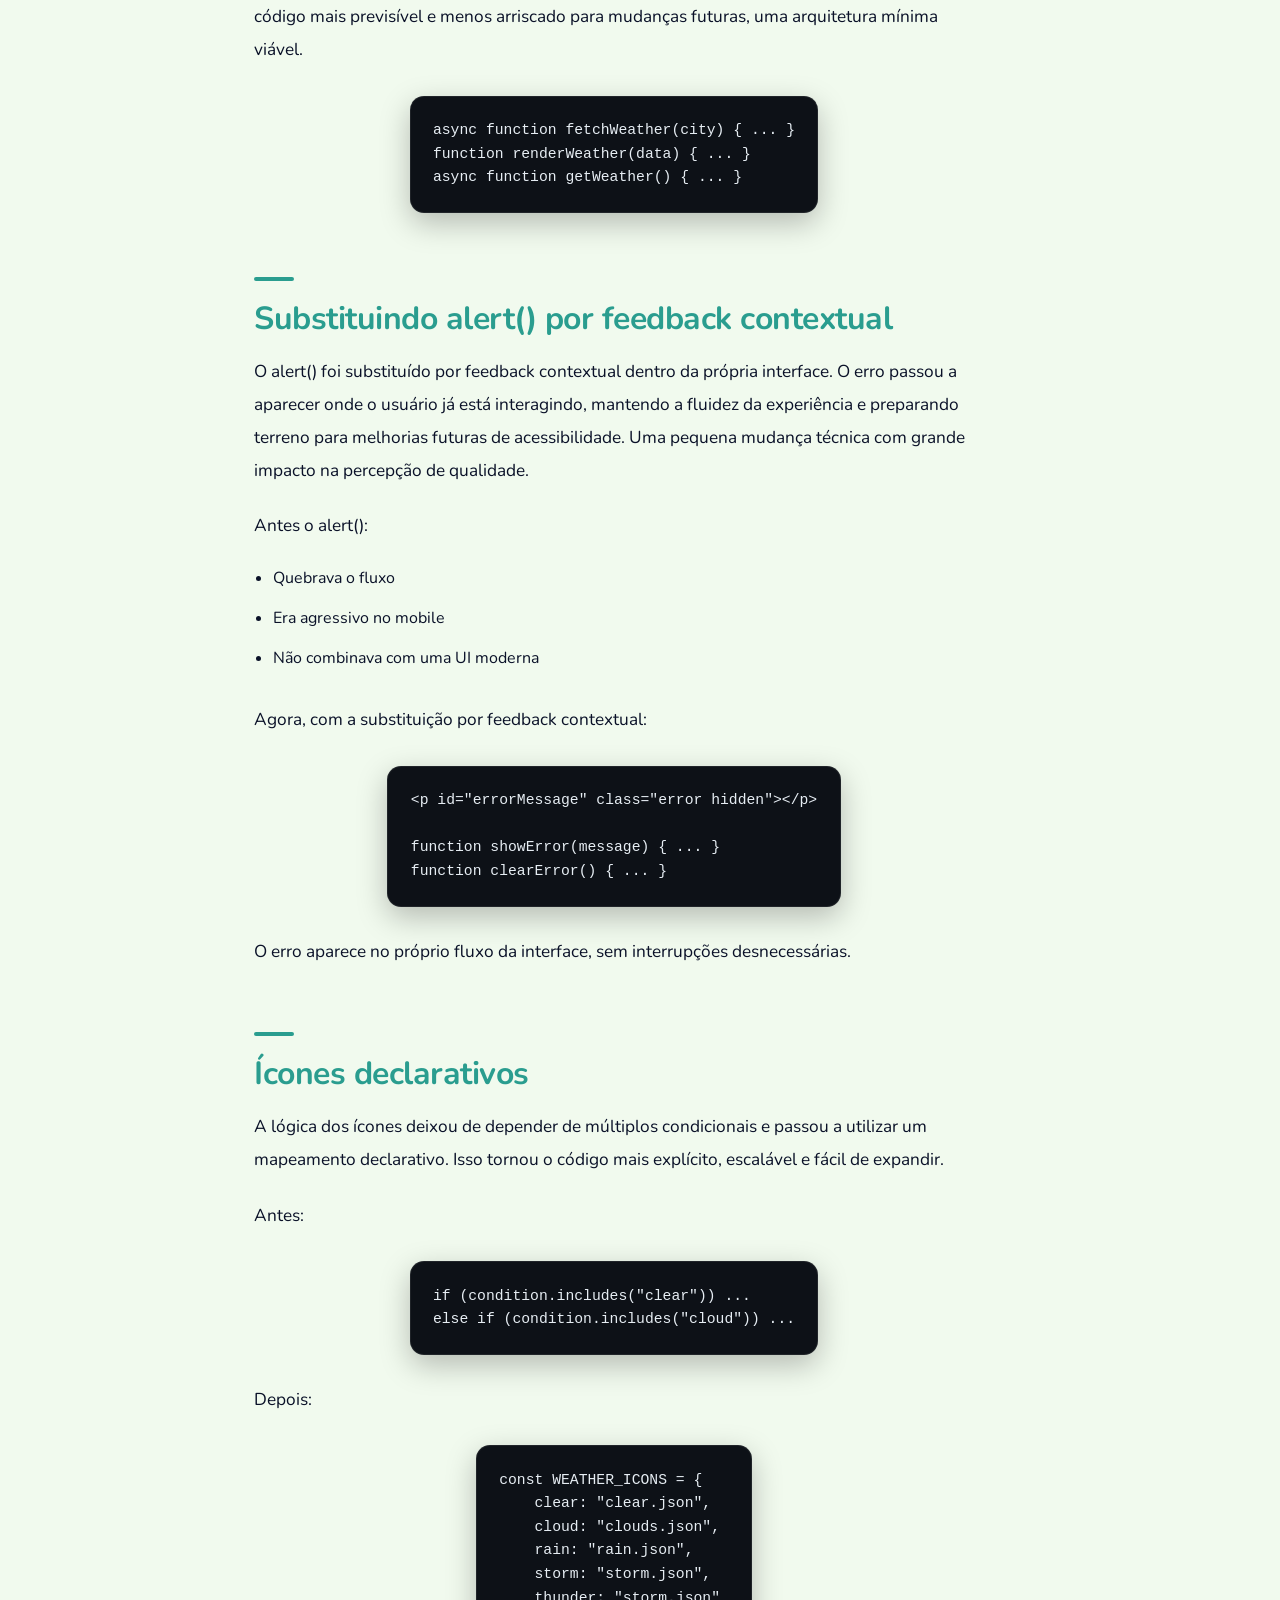
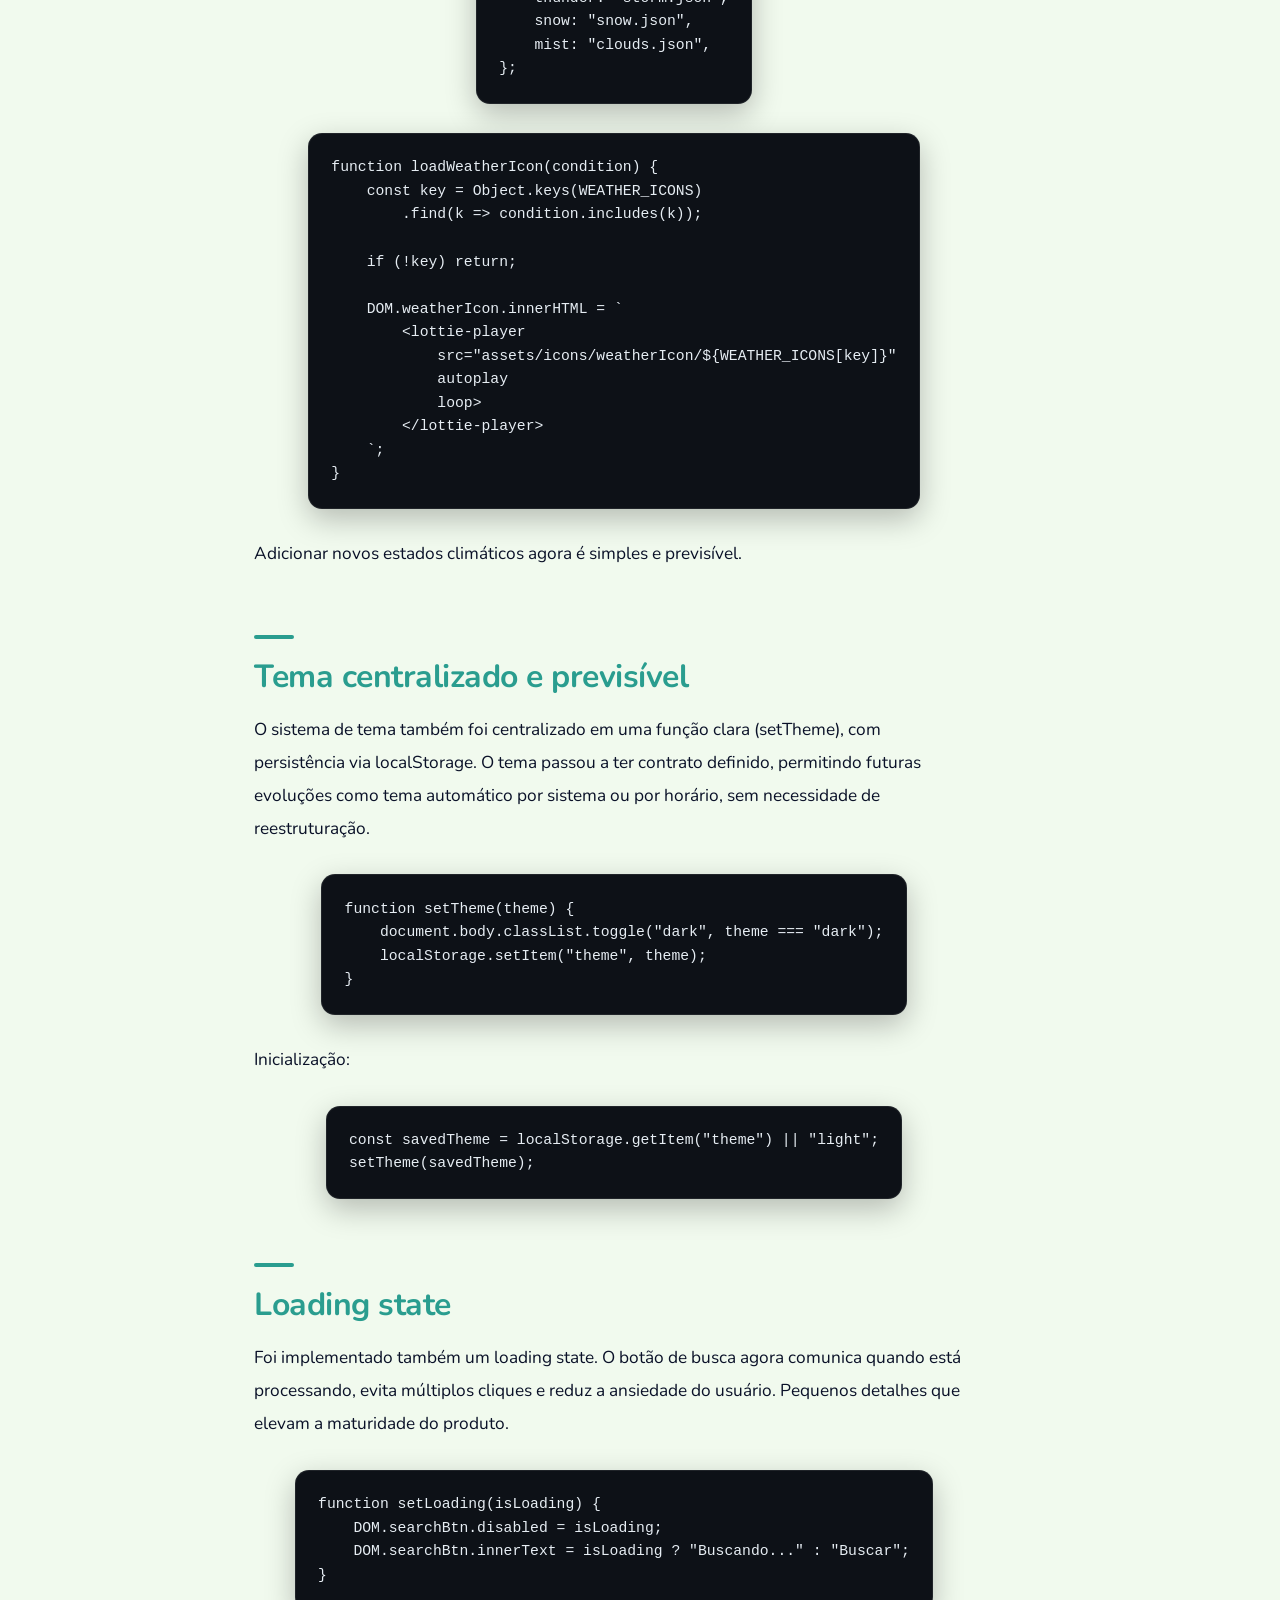
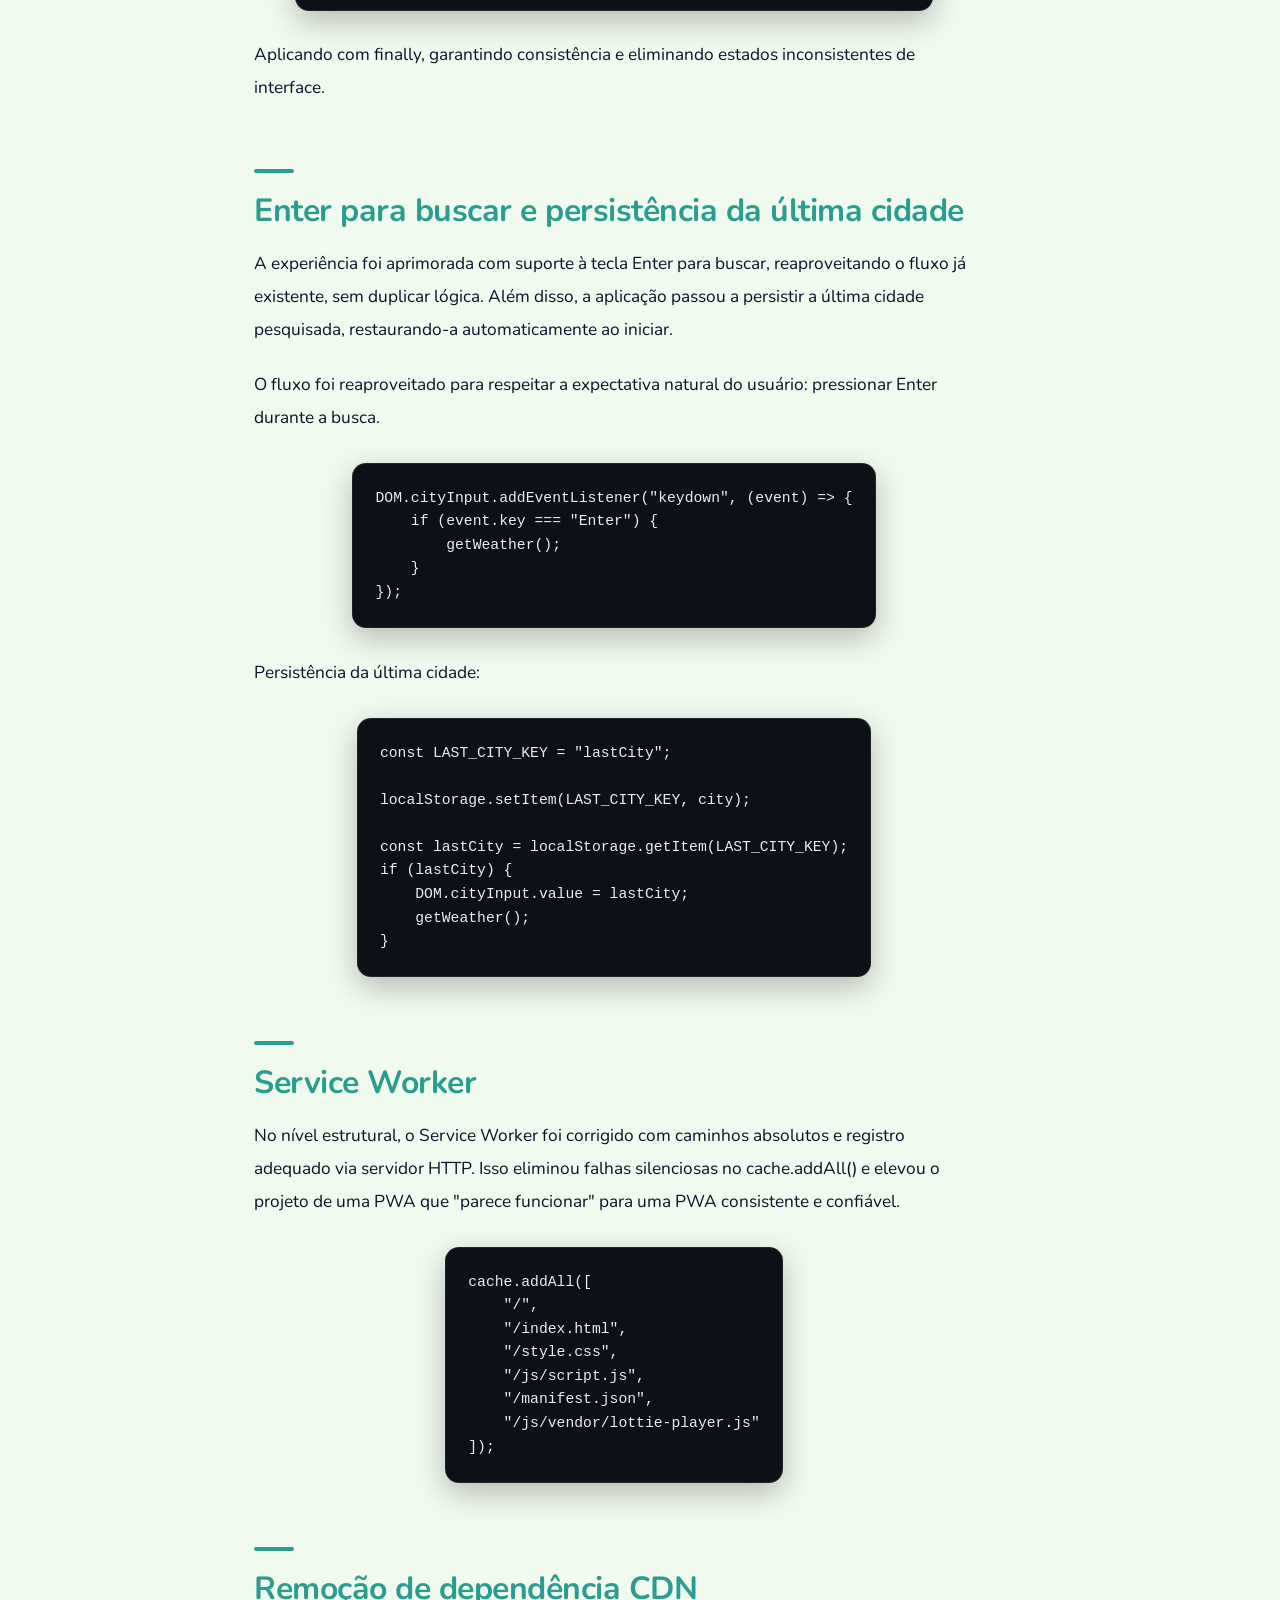
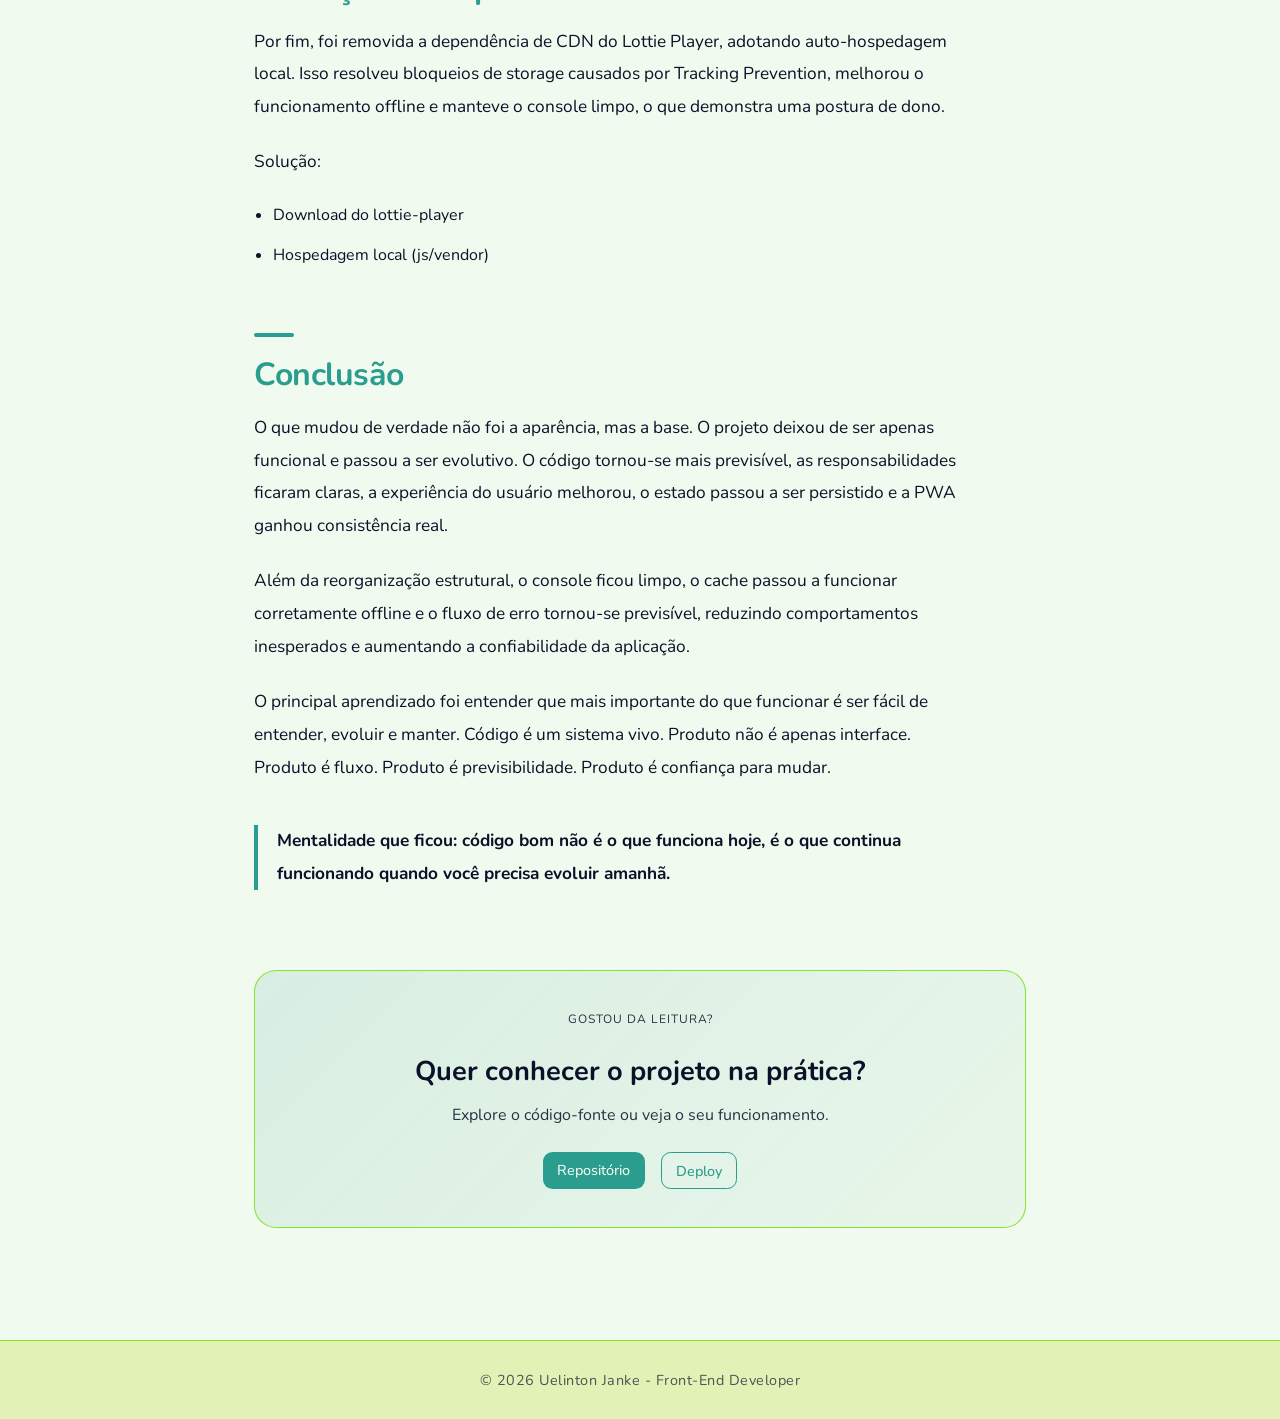
<file: articles/weather-now-refactor.html>
<!DOCTYPE html>
<html lang="pt-BR">

<head>
    <meta charset="UTF-8">
    <meta name="viewport" content="width=device-width, initial-scale=1.0">
    <meta name="description" content="Case study: como refatorei uma aplicação JavaScript pura para melhorar arquitetura, UX e escalabilidade sem frameworks.">
    <meta property="og:title" content="Refatorando o Weather Now">
    <meta property="og:description" content="De projeto funcional a produto evolutivo">
    <meta property="og:type" content="article">
    <meta property="og:url" content="https://portfolio-uelinton.vercel.app/articles/weather-now-refactor.html">
    <meta property="twitter:card" content="summary_large_image">
    <meta property="og:image" content="https://portfolio-uelinton.vercel.app/assets/og/weather-now.png">
    <meta property="og:image:width" content="1200">
    <meta property="og:image:height" content="630">
    <title>Refatorando o Weather Now | Uelinton Janke</title>
    <link rel="shortcut icon" href="../assets/img/favicon.png" type="image/x-icon">
    <link rel="stylesheet" href="../assets/css/style.css">
    <link rel="preconnect" href="https://fonts.googleapis.com">
    <link rel="preconnect" href="https://fonts.gstatic.com" crossorigin>
    <link href="https://fonts.googleapis.com/css2?family=Nunito:ital,wght@0,200..1000;1,200..1000&display=swap"
        rel="stylesheet">
</head>

<body>
    <header>
        <div class="header-content">
            <div class="logo">
                <a href="../index.html">Uelinton Janke</a>
            </div>

            <div class="header-actions">
                <nav class="nav">
                    <button type="button" class="nav-toggle" aria-label="Abrir menu" aria-expanded="false">
                        <svg xmlns="http://www.w3.org/2000/svg" viewBox="0 0 50 50" aria-hidden="true">
                            <path
                                d="M 5 8 A 2.0002 2.0002 0 1 0 5 12 L 45 12 A 2.0002 2.0002 0 1 0 45 8 L 5 8 z M 5 23 A 2.0002 2.0002 0 1 0 5 27 L 45 27 A 2.0002 2.0002 0 1 0 45 23 L 5 23 z M 5 38 A 2.0002 2.0002 0 1 0 5 42 L 45 42 A 2.0002 2.0002 0 1 0 45 38 L 5 38 z">
                            </path>
                        </svg>
                    </button>

                    <ul class="nav-list">
                        <li><a href="../index.html#about">Sobre</a></li>
                        <li><a href="../index.html#projects">Projetos</a></li>
                        <li><a href="../index.html#articles">Artigos</a></li>
                        <li><a href="../index.html#contact">Contato</a></li>
                        <li class="nav-external">
                            <a href="https://github.com/UelintonHJ" target="_blank" rel="noopener noreferrer">
                                GitHub
                            </a>
                        </li>
                    </ul>
                </nav>

                <button type="button" class="theme-toggle" aria-label="Alternar tema" aria-pressed="false">
                    <svg xmlns="http://www.w3.org/2000/svg" xmlns:xlink="http://www.w3.org/1999/xlink"
                        aria-hidden="true" role="img" width="64" height="64" viewBox="0 0 24 24"
                        style="color: rgb(74, 85, 101);">
                        <path fill="currentColor"
                            d="M12.058 20q-3.334 0-5.667-2.333T4.058 12q0-3.039 1.98-5.27t4.904-2.634q.081 0 .159.006t.153.017q-.506.706-.801 1.57T10.158 7.5q0 2.667 1.866 4.533t4.534 1.867q.951 0 1.813-.295t1.548-.801q.012.075.017.153t.006.159q-.384 2.923-2.615 4.903T12.057 20">
                        </path>
                    </svg>
                </button>
            </div>
        </div>
    </header>
    <div class="reading-progress"></div>
    <main class="article-wrapper">
        <section class="article-hero">
            <p class="article-eyebrow">Case Study</p>

            <h1>Refatorando o Weather Now: de projeto funcional a produto evolutivo</h1>

            <p class="article-summary">
                Refatorei uma aplicação em JavaScript puro para reduzir acoplamento, melhorar previsibilidade de estado
                e
                elevar
                a experiência do usuário sem introduzir frameworks.
            </p>

            <p>
                8 min de leitura
            </p>

            <p class="article-meta">
                Publicado em Abril de 2026 • por Uelinton Janke
            </p>

            <div class="article-highlights">
                <span>✔ Separação de responsabilidades</span>
                <span>✔ Estado previsível</span>
                <span>✔ UX sem alert()</span>
                <span>✔ PWA confiável</span>
            </div>

            <div class="article-cta">
                <a href="https://github.com/UelintonHJ/weather-now" class="btn" target="_blank">Repositório</a>
                <a href="https://weather-now-jade-seven.vercel.app/" class="btn-outline" target="_blank">Deploy</a>
            </div>

        </section>

        <section class="article-tldr">
            <h3>Resumo rápido</h3>

            <ul>
                <li>Centralização de DOM reduziu duplicação</li>
                <li>Separação de responsabilidades melhorou manutenção</li>
                <li>Remoção de alert() melhorou UX</li>
                <li>Service Worker corrigido para uma PWA confiável</li>
            </ul>
        </section>

        <article class="article-content">
            <h2>Contexto</h2>
            <p>
                O Weather Now nasceu como um projeto pessoal com objetivos claros: praticar consumo de API
                (OpenWeather),
                construir uma UI moderna com glassmorphism, implementar dark mode, transformar a aplicação em uma
                Progressive Web App (PWA) e desenvolver tudo utilizando JavaScript puro.
            </p>

            <p>
                O aplicativo cumpria bem sua proposta. Permitia busca por cidade, exibia o clima em tempo real com
                ícones
                animados, era responsivo, instalável como PWA e possuía dark mode. Estava funcional, bonito e publicado.
            </p>

            <p class="highlight-quote">
                Mas funcional não é o mesmo que evolutivo.
            </p>

            <p>
                Com o tempo, ficou evidente que, embora nada estivesse quebrado, a estrutura apresentava fragilidades
                típicas de um projeto que funciona hoje, mas escala mal amanhã. A função getWeather() concentrava
                responsabilidades demais. Havia chamadas repetidas
                de document.getElementById() espalhadas pelo arquivo. O uso de alert() quebrava o fluxo da experiência
                no
                mobile. A lógica dos ícones dependia de múltiplos if/else. O Service Worker possuía caminhos
                inconsistentes.
                Não existia loading state nem persistência do contexto do usuário.
            </p>

            <p class="highlight-quote">
                Nada estava errado. Mas estava frágil. E fragilidade é o oposto de produto.
            </p>

            <p>
                A refatoração teve um objetivo claro: melhorar a estrutura sem reescrever tudo, sem adicionar frameworks
                e
                sem alterar a experiência visual. A meta era tornar o código previsível, reduzir acoplamento, melhorar o
                feedback ao usuário e preparar o projeto para evolução futura.
            </p>

            <p class="highlight-quote">
                Refatorar não é reescrever. É melhorar sem quebrar.
            </p>

            <h2>Centralização de DOM</h2>

            <p>
                A primeira melhoria foi a centralização das referências de DOM em um único objeto. Em vez de múltiplas
                chamadas dispersas, passou a existir um ponto de verdade (const DOM = {...}). Isso reduziu o risco de
                erro,
                acelerou a leitura e deixou a estrutura da interface clara em poucos segundos, além de abrir caminho
                para
                futura componentização.
            </p>

            <p>
                Antes, o código estava espalhado assim:
            </p>

            <pre><code>document.getElementById("cityInput")
document.getElementById("searchBtn")
document.getElementById("cityName")</code></pre>

            <p>
                Depois da refatoração, passou a existir um único ponto de verdade:
            </p>

            <pre><code>const DOM = {
    cityInput: document.getElementById("cityInput"),
    searchBtn: document.getElementById("searchBtn"),
    cityName: document.getElementById("cityName"),
    temperature: document.getElementById("temperature"),
    description: document.getElementById("description"),
    weatherResult: document.getElementById("weatherResult"),
    weatherIcon: document.getElementById("weatherIcon"),
    themeBtn: document.getElementById("toggleTheme"),
};</code></pre>

            <h2>Separação de responsabilidades</h2>

            <p>
                Em seguida, houve a separação de responsabilidades. Antes, uma única função validava dados, chamava a
                API,
                tratava erros, manipulava o DOM e controlava estado. Depois da refatoração, cada função passou a ter um
                papel específico: fetchWeather para dados, renderWeather
                para interface e getWeather para orquestrar o fluxo. O resultado foi um código mais previsível e menos
                arriscado para mudanças futuras, uma arquitetura mínima viável.
            </p>

            <pre><code>async function fetchWeather(city) { ... }
function renderWeather(data) { ... }
async function getWeather() { ... }</code></pre>

            <h2>Substituindo alert() por feedback contextual</h2>

            <p>
                O alert() foi substituído por feedback contextual dentro da própria interface. O erro passou a aparecer
                onde
                o usuário já está interagindo, mantendo a fluidez da experiência e preparando terreno para melhorias
                futuras
                de acessibilidade. Uma pequena mudança técnica com grande impacto na percepção de qualidade.
            </p>

            <p>
                Antes o alert():
            </p>

            <ul>
                <li>Quebrava o fluxo</li>
                <li>Era agressivo no mobile</li>
                <li>Não combinava com uma UI moderna</li>
            </ul>

            <p>
                Agora, com a substituição por feedback contextual:
            </p>

            <pre><code>&lt;p id="errorMessage" class="error hidden"&gt;&lt;/p&gt;

function showError(message) { ... }
function clearError() { ... }</code></pre>

            <p>
                O erro aparece no próprio fluxo da interface, sem interrupções desnecessárias.
            </p>

            <h2>Ícones declarativos</h2>

            <p>
                A lógica dos ícones deixou de depender de múltiplos condicionais e passou a utilizar um mapeamento
                declarativo. Isso tornou o código mais explícito, escalável e fácil de expandir.
            </p>

            <p>
                Antes:
            </p>

            <pre><code>if (condition.includes("clear")) ...
else if (condition.includes("cloud")) ...</code></pre>

            <p>
                Depois:
            </p>

            <pre><code>const WEATHER_ICONS = {
    clear: "clear.json",
    cloud: "clouds.json",
    rain: "rain.json",
    storm: "storm.json",
    thunder: "storm.json",
    snow: "snow.json",
    mist: "clouds.json",
};</code></pre>

            <pre><code>function loadWeatherIcon(condition) {
    const key = Object.keys(WEATHER_ICONS)
        .find(k => condition.includes(k));

    if (!key) return;

    DOM.weatherIcon.innerHTML = `
        &lt;lottie-player
            src="assets/icons/weatherIcon/${WEATHER_ICONS[key]}"
            autoplay
            loop&gt;
        &lt;/lottie-player&gt;
    `;
}</code></pre>

            <p>
                Adicionar novos estados climáticos agora é simples e previsível.
            </p>

            <h2>Tema centralizado e previsível</h2>

            <p>
                O sistema de tema também foi centralizado em uma função clara (setTheme), com persistência via
                localStorage. O tema passou a ter contrato definido, permitindo futuras evoluções como tema automático
                por
                sistema ou por horário, sem necessidade de reestruturação.
            </p>

            <pre><code>function setTheme(theme) {
    document.body.classList.toggle("dark", theme === "dark");
    localStorage.setItem("theme", theme);
}</code></pre>

            <p>
                Inicialização:
            </p>

            <pre><code>const savedTheme = localStorage.getItem("theme") || "light";
setTheme(savedTheme);</code></pre>

            <h2>Loading state</h2>

            <p>
                Foi implementado também um loading state. O botão de busca agora comunica quando está processando, evita
                múltiplos cliques e reduz a ansiedade do usuário. Pequenos detalhes que elevam a maturidade do produto.
            </p>

            <pre><code>function setLoading(isLoading) {
    DOM.searchBtn.disabled = isLoading;
    DOM.searchBtn.innerText = isLoading ? "Buscando..." : "Buscar";
}</code></pre>

            <p>
                Aplicando com finally, garantindo consistência e eliminando estados inconsistentes de interface.
            </p>

            <h2>Enter para buscar e persistência da última cidade</h2>

            <p>
                A experiência foi aprimorada com suporte à tecla Enter para buscar, reaproveitando o fluxo já existente,
                sem
                duplicar lógica. Além disso, a aplicação passou a persistir a última cidade pesquisada, restaurando-a
                automaticamente ao iniciar.
            </p>

            <p>
                O fluxo foi reaproveitado para respeitar a expectativa natural do usuário: pressionar Enter durante a
                busca.
            </p>

            <pre><code>DOM.cityInput.addEventListener("keydown", (event) => {
    if (event.key === "Enter") {
        getWeather();
    }
});</code></pre>

            <p>
                Persistência da última cidade:
            </p>

            <pre><code>const LAST_CITY_KEY = "lastCity";

localStorage.setItem(LAST_CITY_KEY, city);

const lastCity = localStorage.getItem(LAST_CITY_KEY);
if (lastCity) {
    DOM.cityInput.value = lastCity;
    getWeather();
}</code></pre>

            <h2>Service Worker</h2>

            <p>
                No nível estrutural, o Service Worker foi corrigido com caminhos absolutos e registro adequado via
                servidor
                HTTP. Isso eliminou falhas silenciosas no cache.addAll() e elevou o projeto de uma PWA que "parece
                funcionar" para uma PWA consistente e confiável.
            </p>

            <pre><code>cache.addAll([
    "/",
    "/index.html",
    "/style.css",
    "/js/script.js",
    "/manifest.json",
    "/js/vendor/lottie-player.js"
]);</code></pre>

            <h2>Remoção de dependência CDN</h2>

            <p>
                Por fim, foi removida a dependência de CDN do Lottie Player, adotando auto-hospedagem local. Isso
                resolveu
                bloqueios de storage causados por Tracking Prevention, melhorou o funcionamento offline e manteve o
                console
                limpo, o que demonstra uma postura de dono.
            </p>

            <p>
                Solução:
            </p>

            <ul>
                <li>Download do lottie-player</li>
                <li>Hospedagem local (js/vendor)</li>
            </ul>

            <h2>Conclusão</h2>

            <p>
                O que mudou de verdade não foi a aparência, mas a base. O projeto deixou de ser apenas funcional e
                passou a
                ser evolutivo. O código tornou-se mais previsível, as responsabilidades ficaram claras, a experiência do
                usuário melhorou, o estado passou a ser persistido e a PWA ganhou consistência real.
            </p>

            <p>
                Além da reorganização estrutural, o console ficou limpo, o cache passou a funcionar corretamente offline
                e o
                fluxo de erro tornou-se previsível, reduzindo comportamentos inesperados e aumentando a confiabilidade
                da
                aplicação.
            </p>

            <p>
                O principal aprendizado foi entender que mais importante do que funcionar é ser fácil de entender,
                evoluir e
                manter. Código é um sistema vivo. Produto não é apenas interface. Produto é fluxo. Produto é
                previsibilidade. Produto é confiança para mudar.
            </p>

            <p class="highlight-quote">
                Mentalidade que ficou: código bom não é o que funciona hoje, é o que continua funcionando quando você
                precisa evoluir amanhã.
            </p>
        </article>

        <section class="article-project">
            <p class="article-project-eyebrow">Gostou da leitura?</p>

            <h3>Quer conhecer o projeto na prática?</h3>

            <p>Explore o código-fonte ou veja o seu funcionamento.</p>

            <div class="article-project-actions">
                <a href="https://github.com/UelintonHJ/weather-now" class="btn" target="_blank">
                    Repositório
                </a>

                <a href="https://weather-now-jade-seven.vercel.app/" class="btn-outline" target="_blank">
                    Deploy
                </a>
            </div>
        </section>
    </main>

    <footer class="footer">
        <p>
            © 2026 Uelinton Janke - Front-End Developer
        </p>
    </footer>
    
    <script type="module" src="../js/main.js"></script>
</body>

</html>
</file>
<file: assets/css/style.css>
@import './base/reset.css';
@import './base/variables.css';
@import './base/global.css';

@import './layout/header.css';
@import './layout/footer.css';
@import './layout/grid.css';
@import './layout/container.css';

@import './components/buttons.css';
@import './components/cards.css';
@import './components/modal.css';
@import './components/theme-toggle.css';
@import './components/article-card.css';

@import './pages/home.css';
@import './pages/article.css';

@import './themes/dark.css';
</file>
